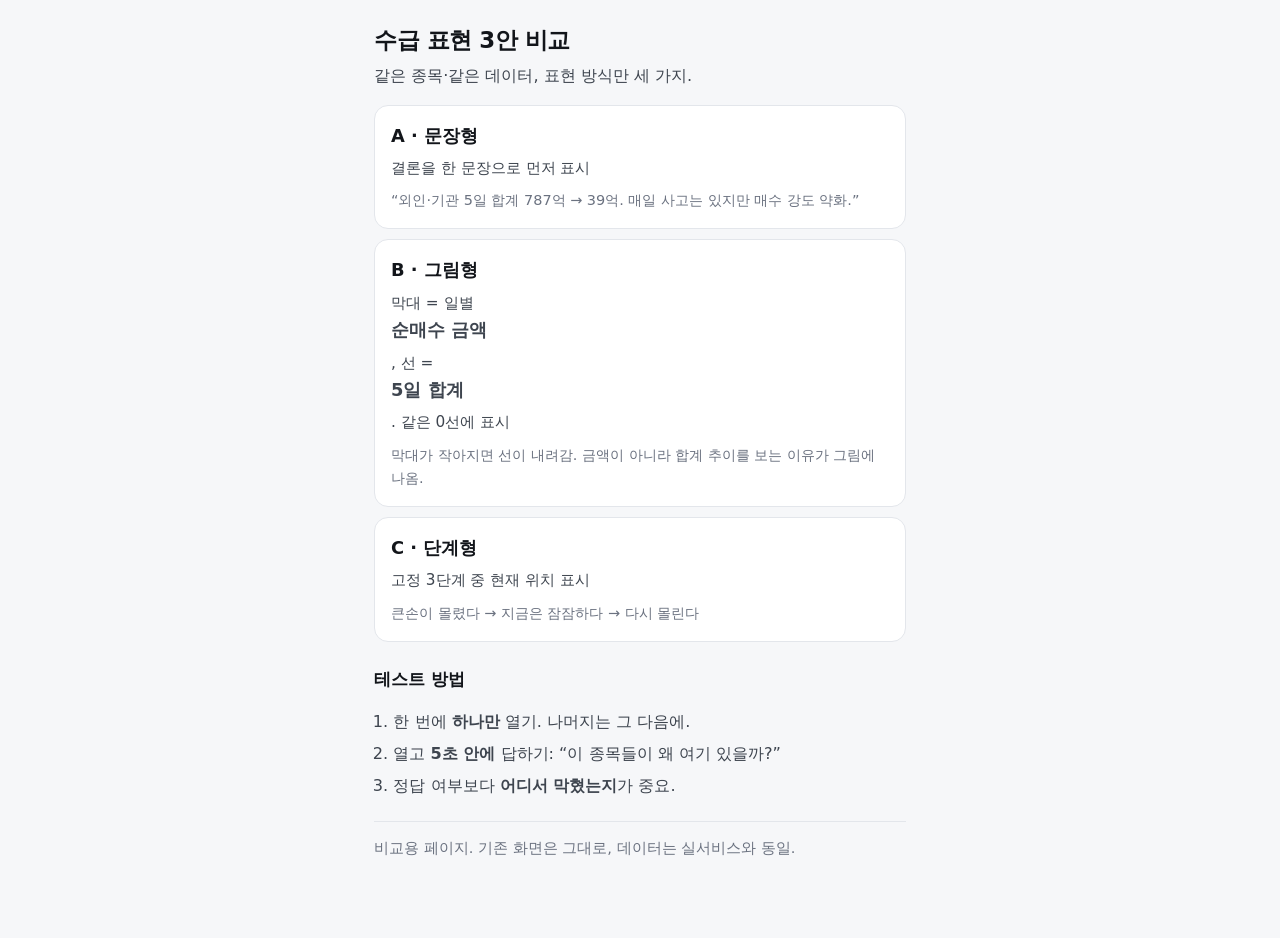
<file: frontend/next/ab/index.html>
<!doctype html>
<html lang="ko">
<head>
<meta charset="utf-8">
<meta name="viewport" content="width=device-width,initial-scale=1,viewport-fit=cover">
<title>수급 표현 3안 비교</title>
<link rel="stylesheet" href="ab.css">
<style>
  .opt{display:block;background:#fff;border:1px solid var(--line);border-radius:14px;
       padding:16px;margin-bottom:10px;text-decoration:none;color:inherit}
  .opt b{display:block;font-size:1.05rem;margin-bottom:4px}
  .opt span{font-size:.9rem;color:var(--ink2)}
  .opt em{display:block;margin-top:8px;font-size:.85rem;color:var(--ink3);font-style:normal}
  ol{padding-left:1.2em;font-size:.95rem;color:var(--ink2)} ol li{margin-bottom:6px}
  .note{font-size:.86rem;color:var(--ink3);border-top:1px solid var(--line);margin-top:22px;padding-top:14px}
</style>
</head>
<body>
<div class="wrap">
  <div class="top"><h1>수급 표현 3안 비교</h1></div>
  <p class="lead">같은 종목·같은 데이터, 표현 방식만 세 가지.</p>

  <a class="opt" href="a.html"><b>A · 문장형</b>
    <span>결론을 한 문장으로 먼저 표시</span>
    <em>“외인·기관 5일 합계 787억 → 39억. 매일 사고는 있지만 매수 강도 약화.”</em></a>

  <a class="opt" href="b.html"><b>B · 그림형</b>
    <span>막대 = 일별 <b>순매수 금액</b>, 선 = <b>5일 합계</b>. 같은 0선에 표시</span>
    <em>막대가 작아지면 선이 내려감. 금액이 아니라 합계 추이를 보는 이유가 그림에 나옴.</em></a>

  <a class="opt" href="c.html"><b>C · 단계형</b>
    <span>고정 3단계 중 현재 위치 표시</span>
    <em>큰손이 몰렸다 → 지금은 잠잠하다 → 다시 몰린다</em></a>

  <h3 style="font-size:1rem;margin:24px 0 8px">테스트 방법</h3>
  <ol>
    <li>한 번에 <b>하나만</b> 열기. 나머지는 그 다음에.</li>
    <li>열고 <b>5초 안에</b> 답하기: “이 종목들이 왜 여기 있을까?”</li>
    <li>정답 여부보다 <b>어디서 막혔는지</b>가 중요.</li>
  </ol>

  <p class="note">비교용 페이지. 기존 화면은 그대로, 데이터는 실서비스와 동일.</p>
</div>
</body>
</html>
</file>
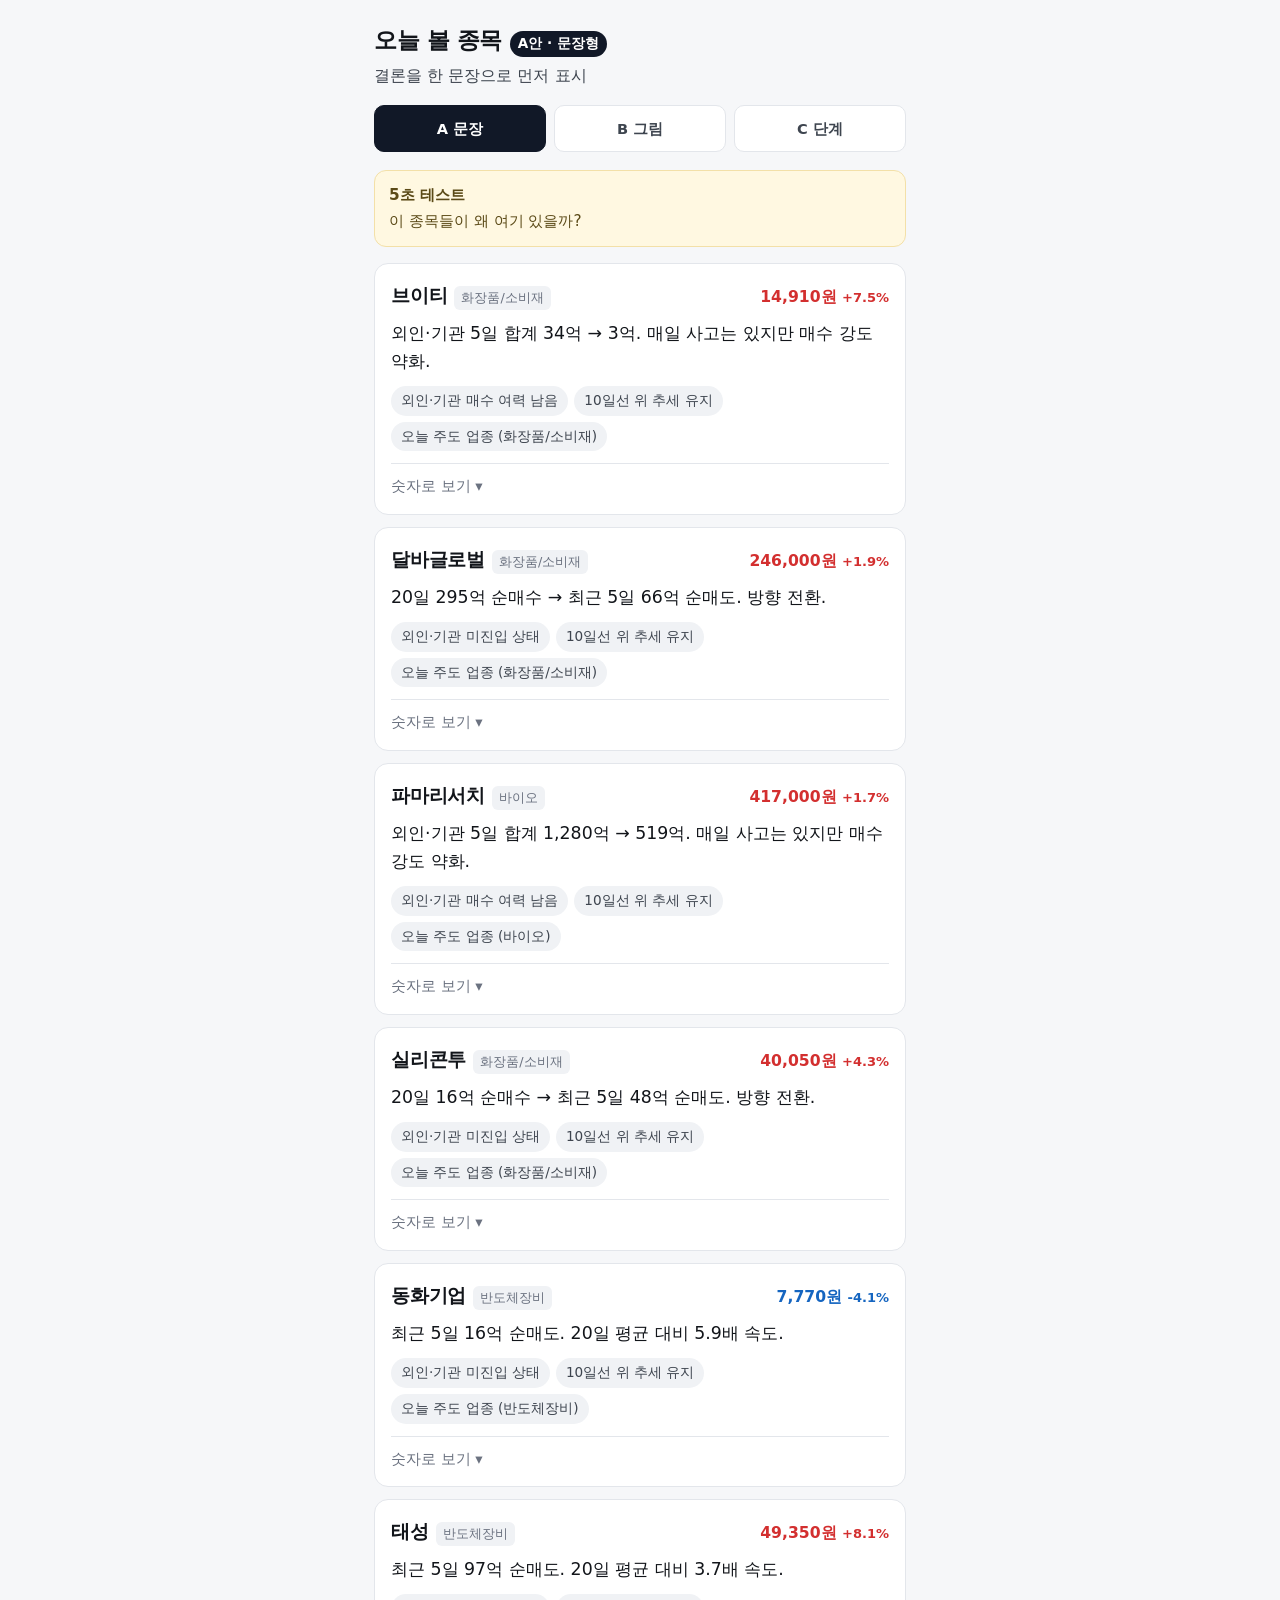
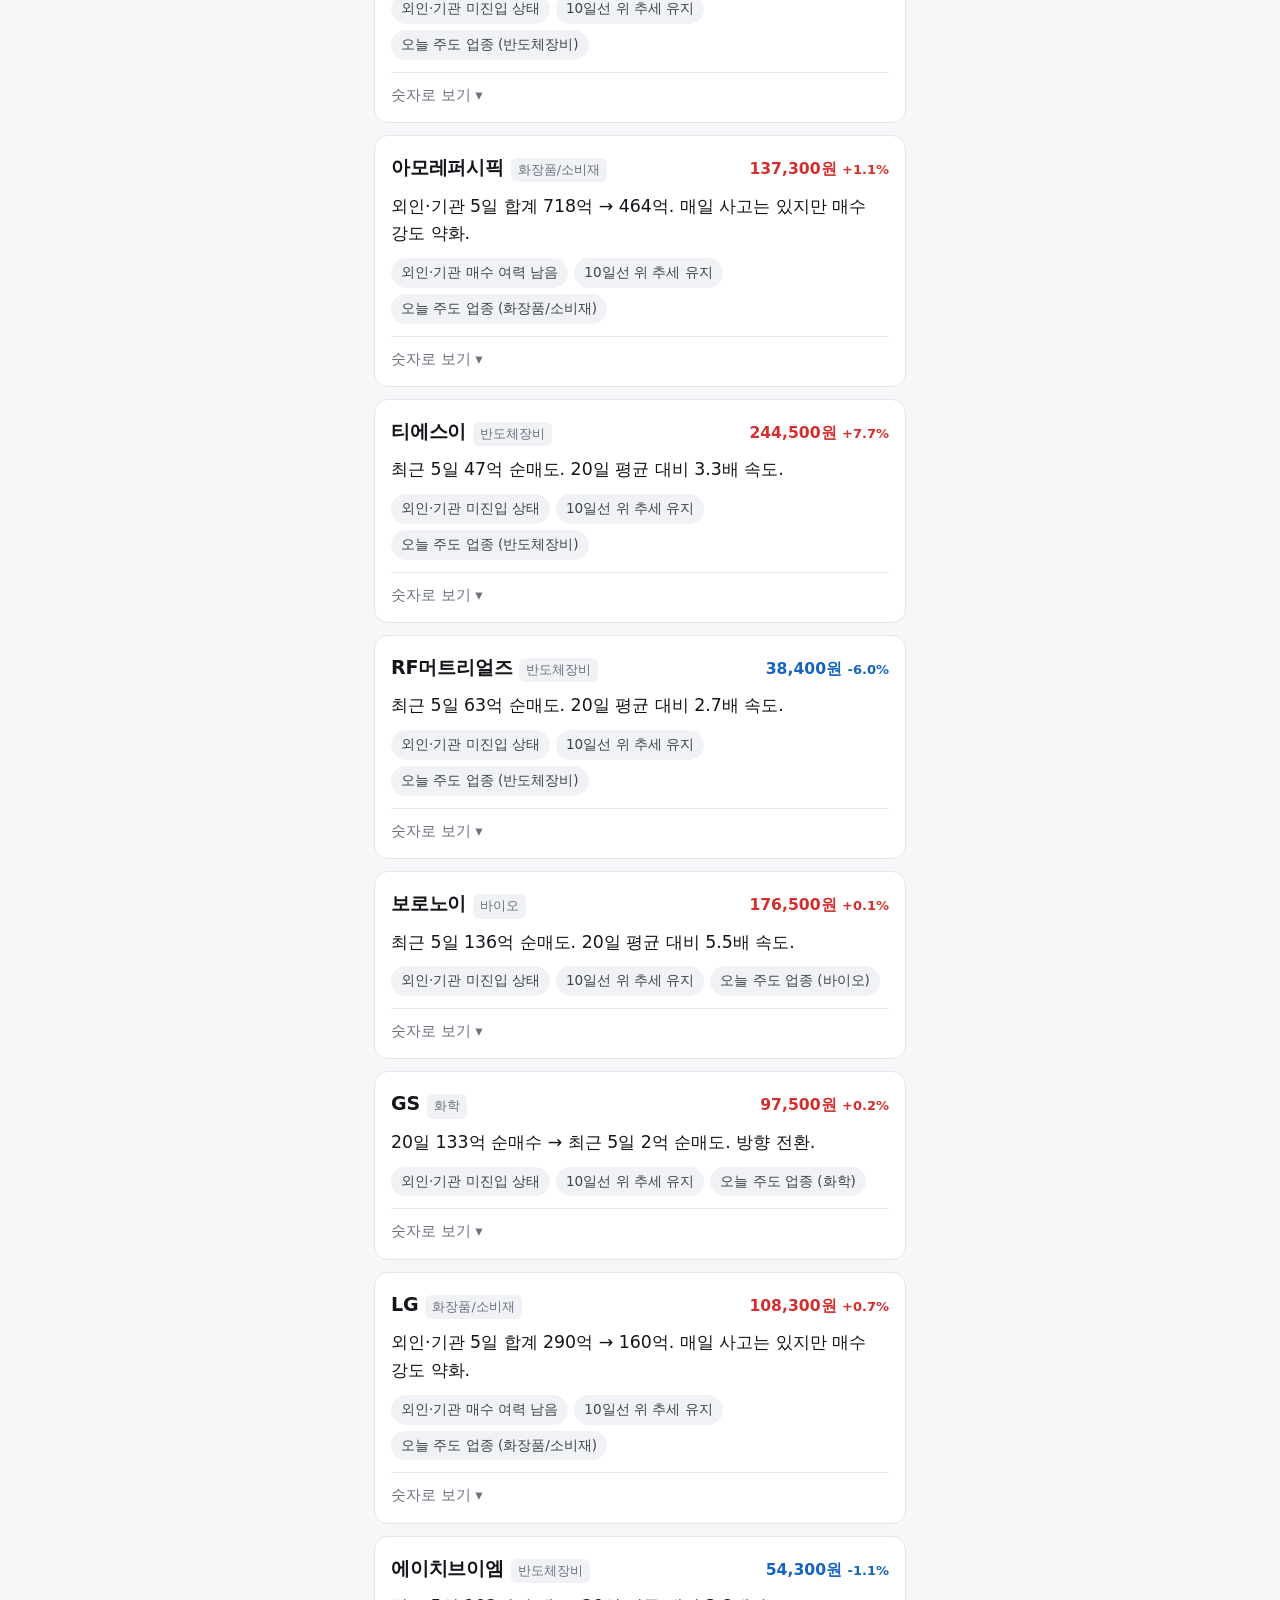
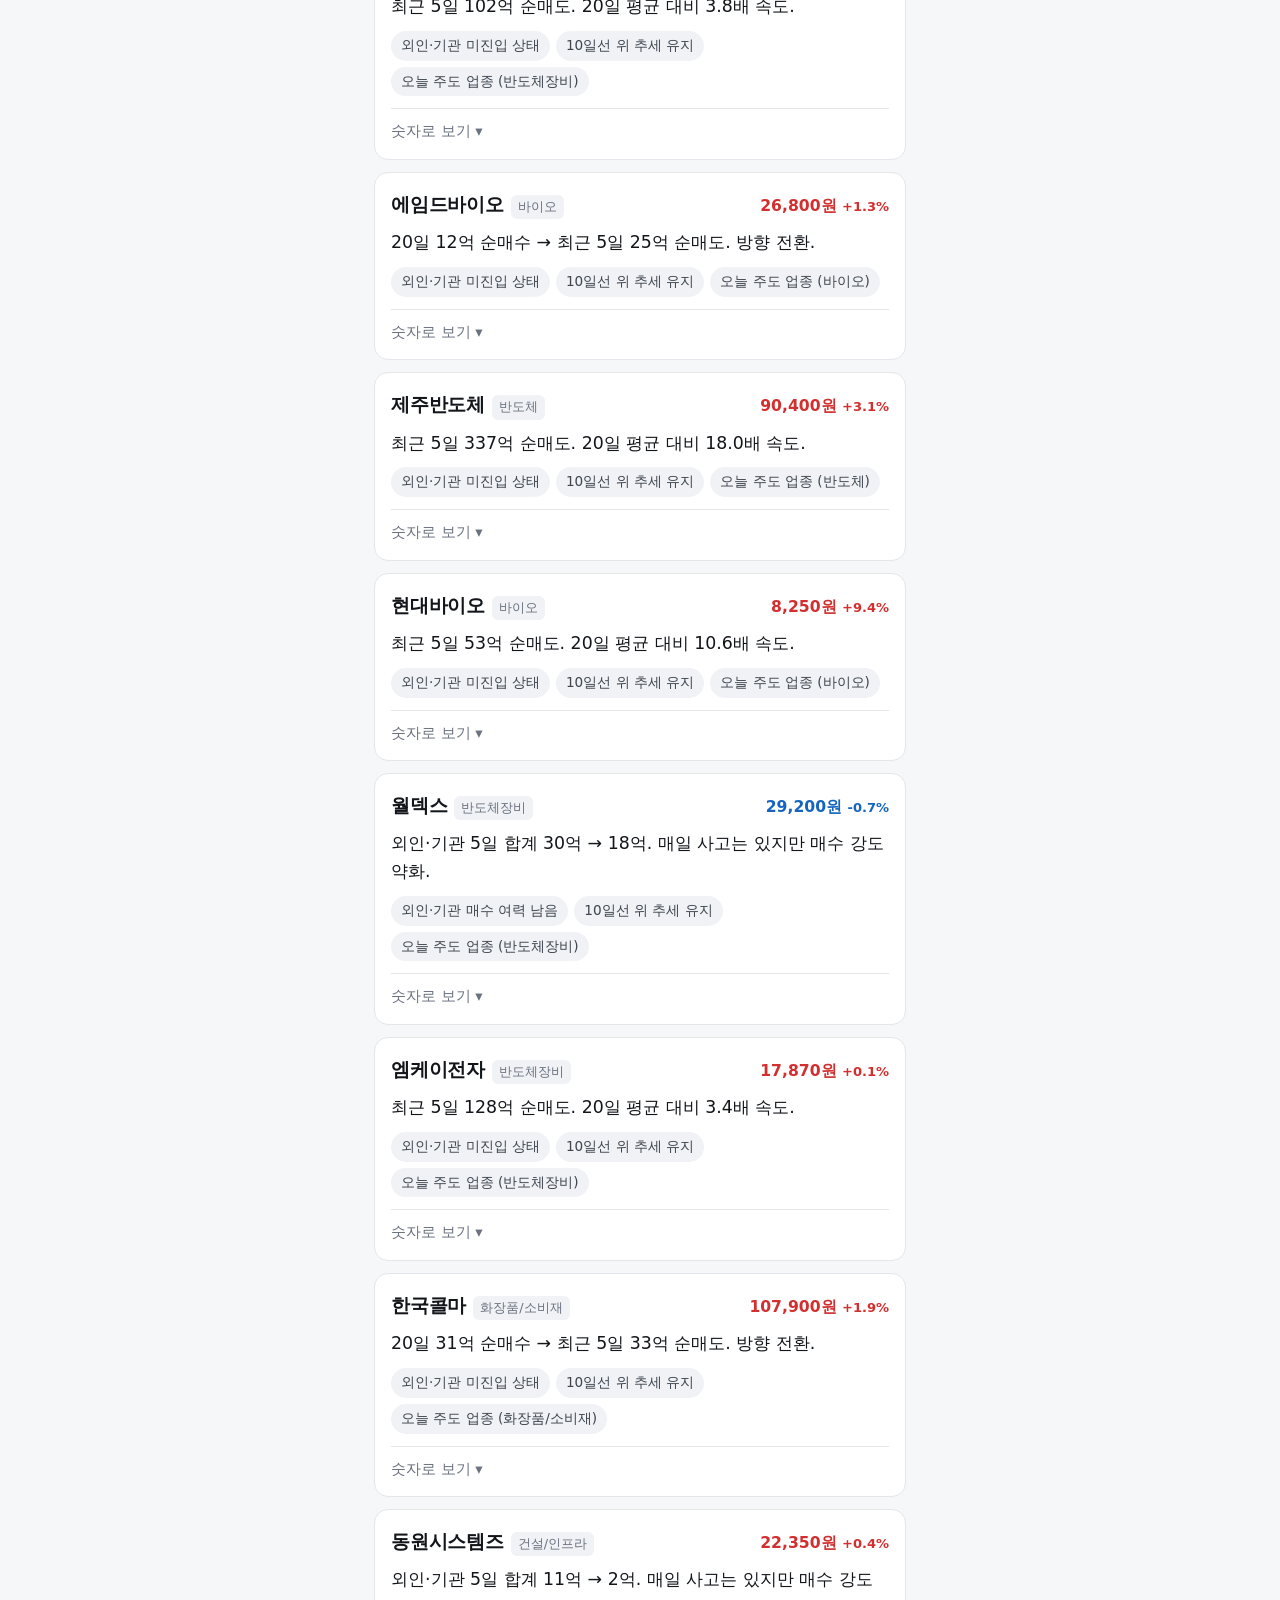
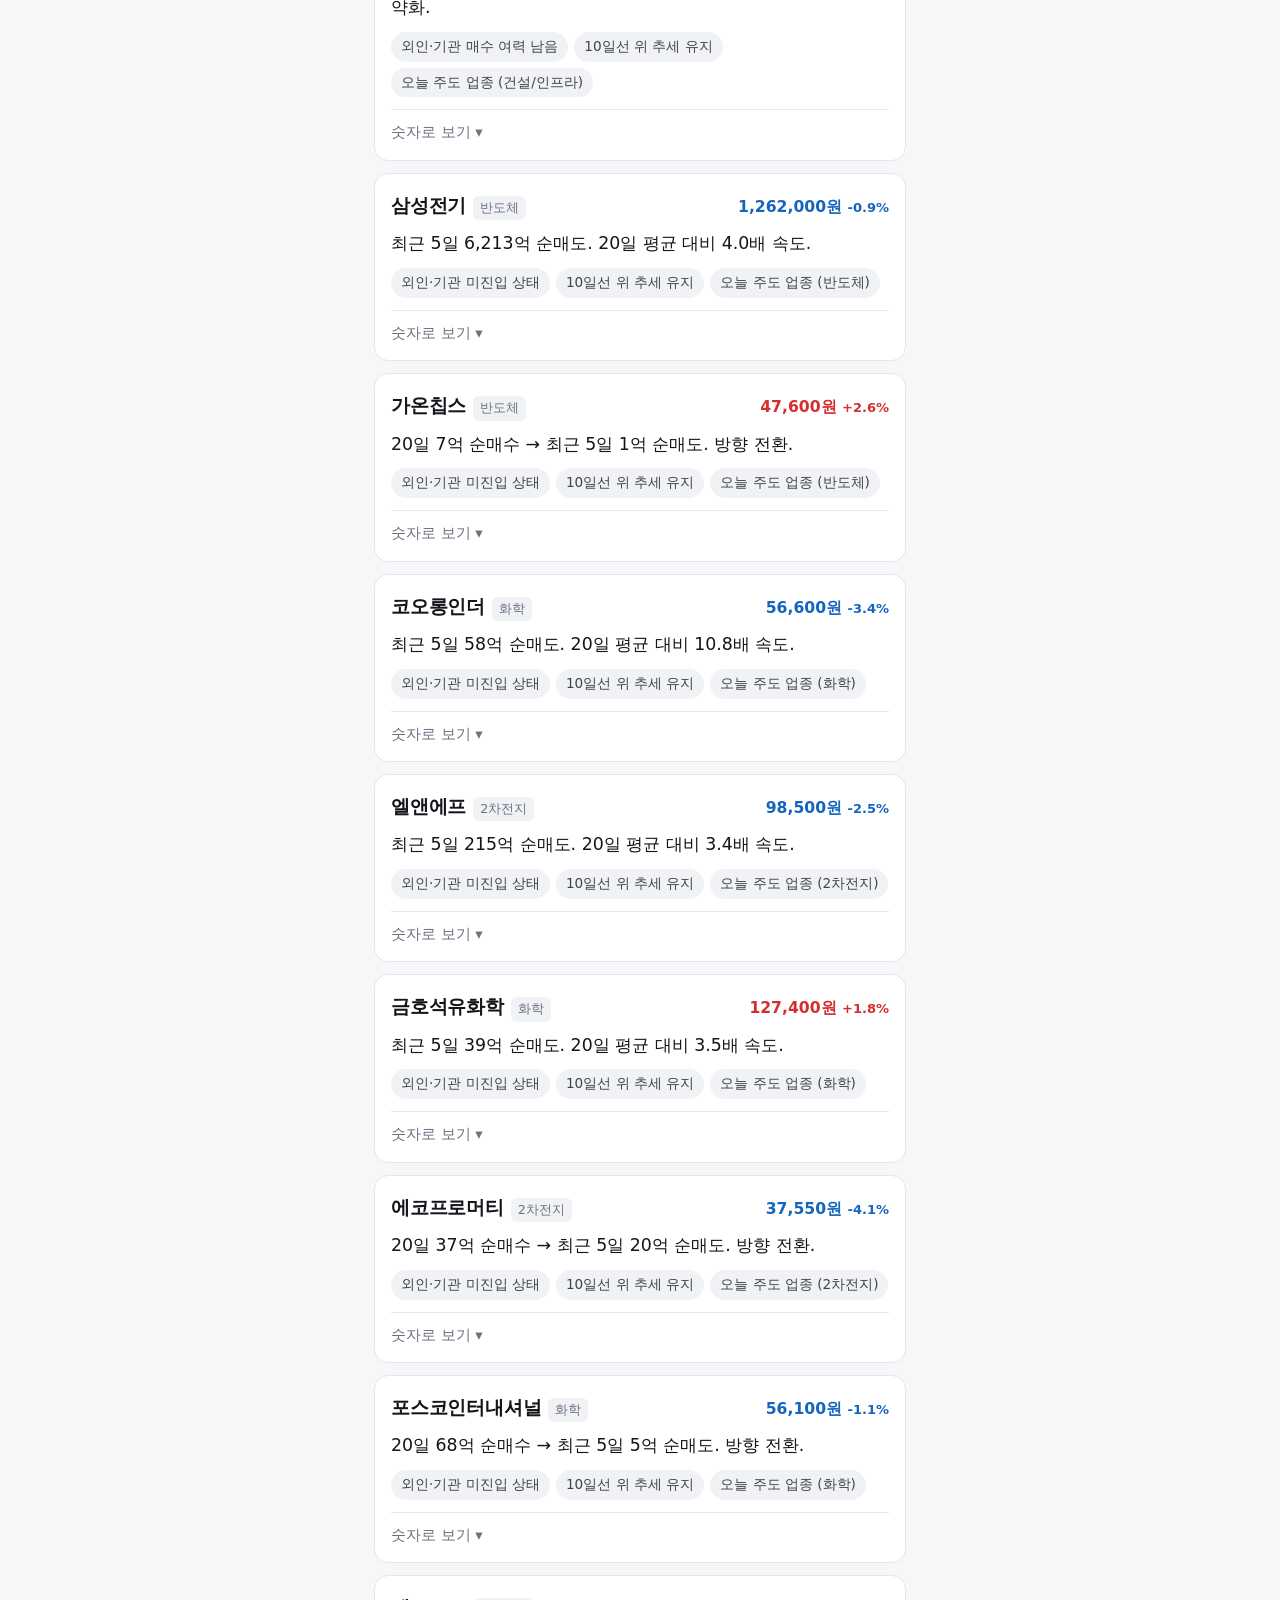
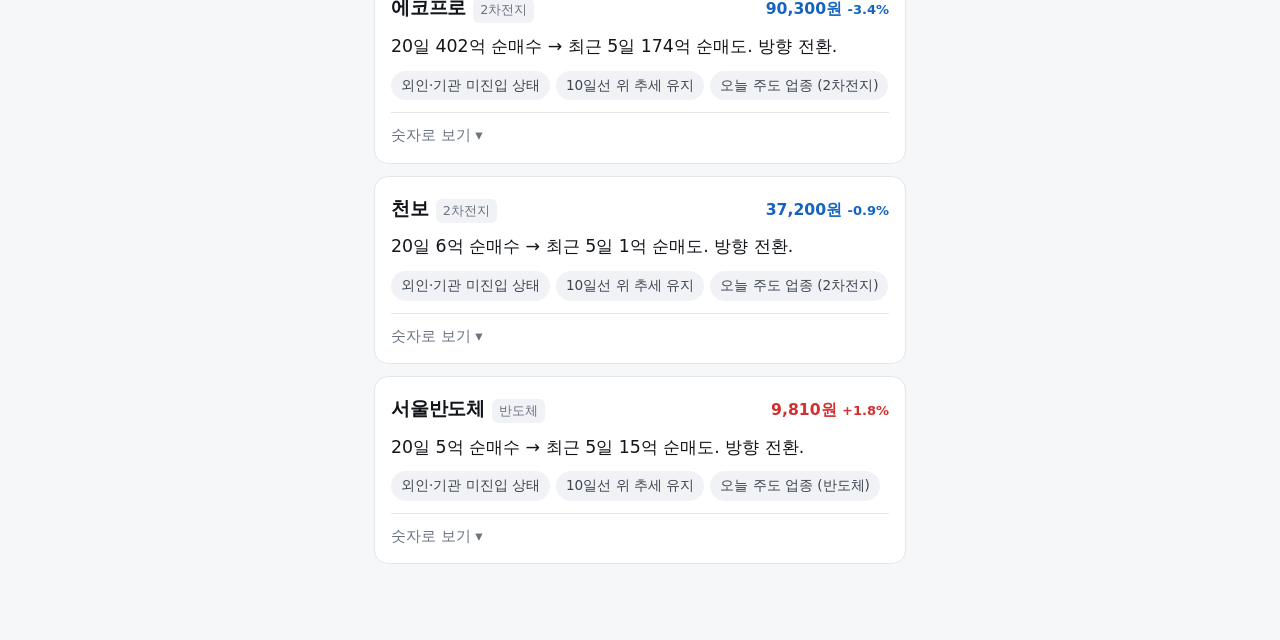
<file: frontend/next/ab/a.html>
<!doctype html>
<html lang="ko">
<head>
<meta charset="utf-8">
<meta name="viewport" content="width=device-width,initial-scale=1,viewport-fit=cover">
<title>A안 · 문장형 · 오늘 볼 종목</title>
<link rel="stylesheet" href="ab.css">
</head>
<body>
<div class="wrap">
  <div class="top"><h1>오늘 볼 종목</h1><span class="v">A안 · 문장형</span></div>
  <p class="lead">결론을 한 문장으로 먼저 표시</p>
  <nav class="nav">
    <a href="a.html" class="on">A 문장</a>
    <a href="b.html">B 그림</a>
    <a href="c.html">C 단계</a>
  </nav>
  <div class="ask"><b>5초 테스트</b>이 종목들이 왜 여기 있을까?</div>
  <div id="list"><div class="err">불러오는 중…</div></div>
</div>
<script src="../js/supply.js"></script>
<script src="render.js"></script>
<script>AB.boot('a');</script>
</body>
</html>
</file>
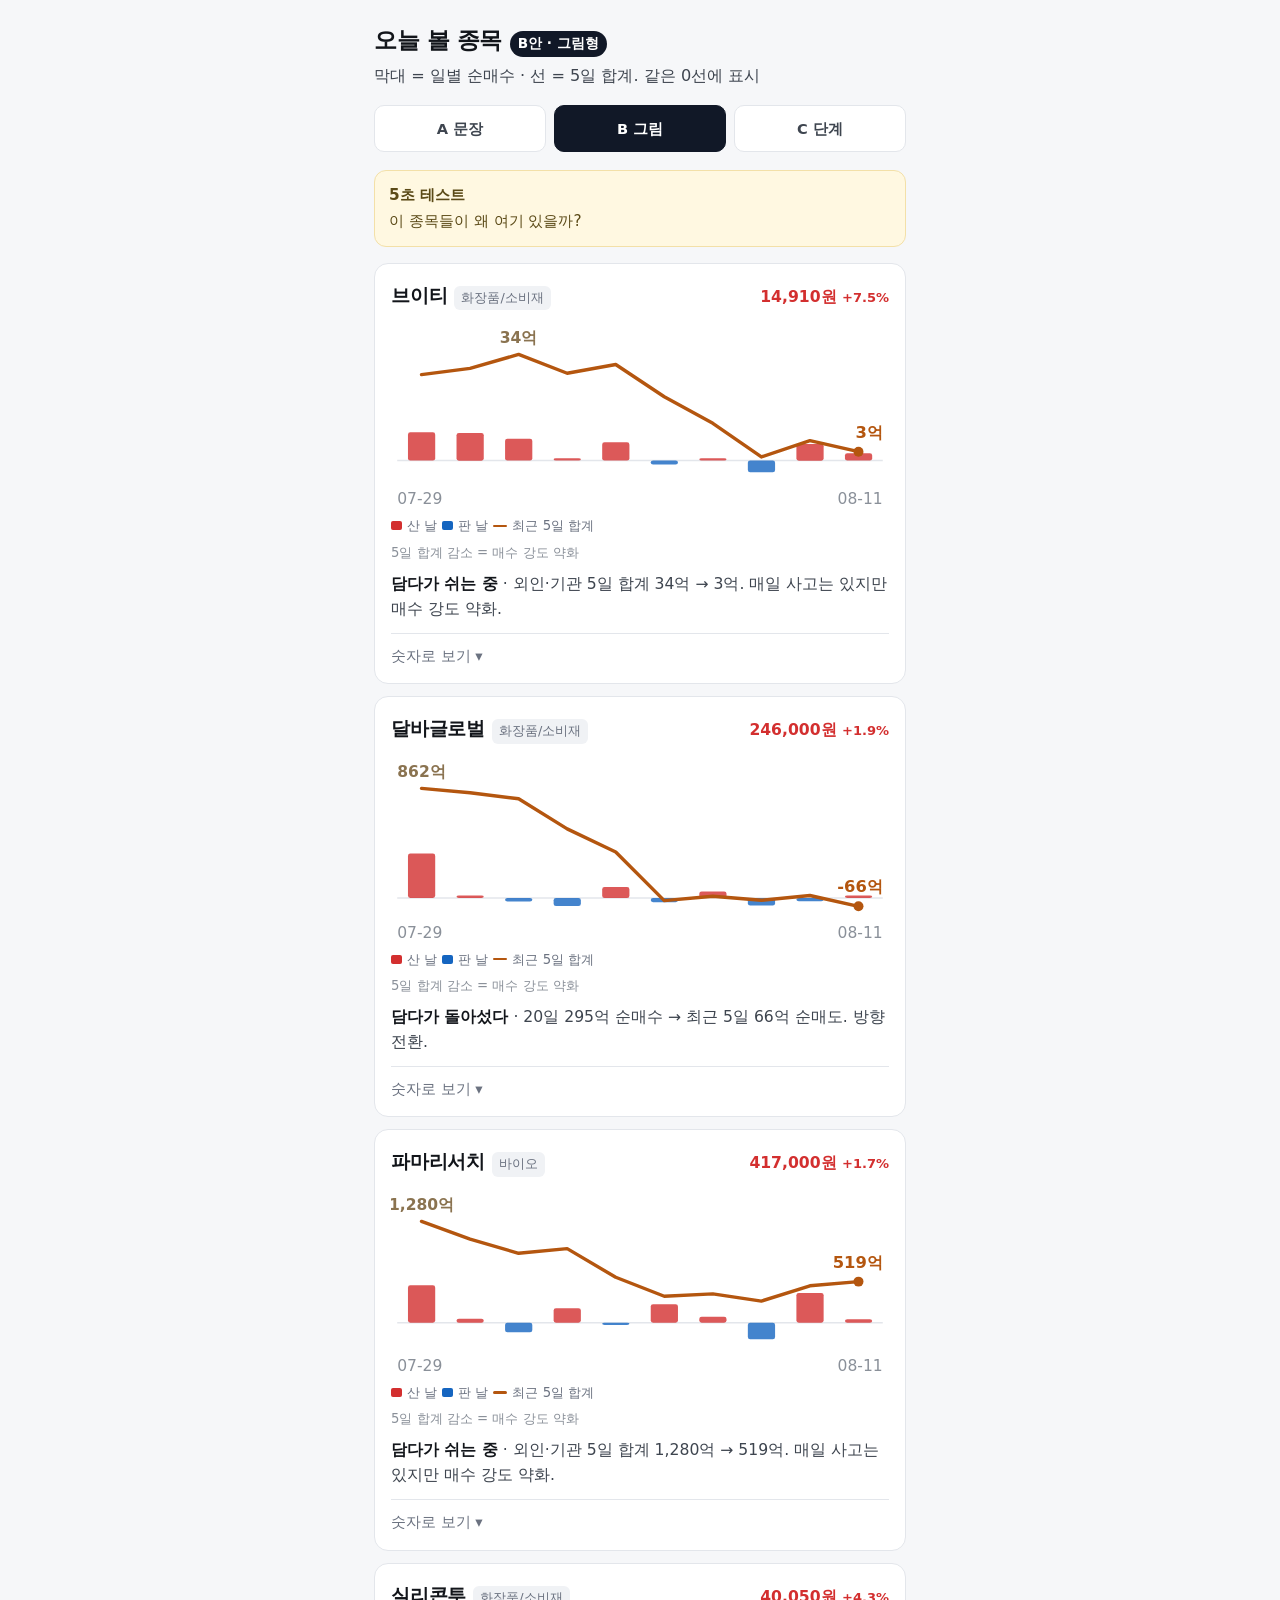
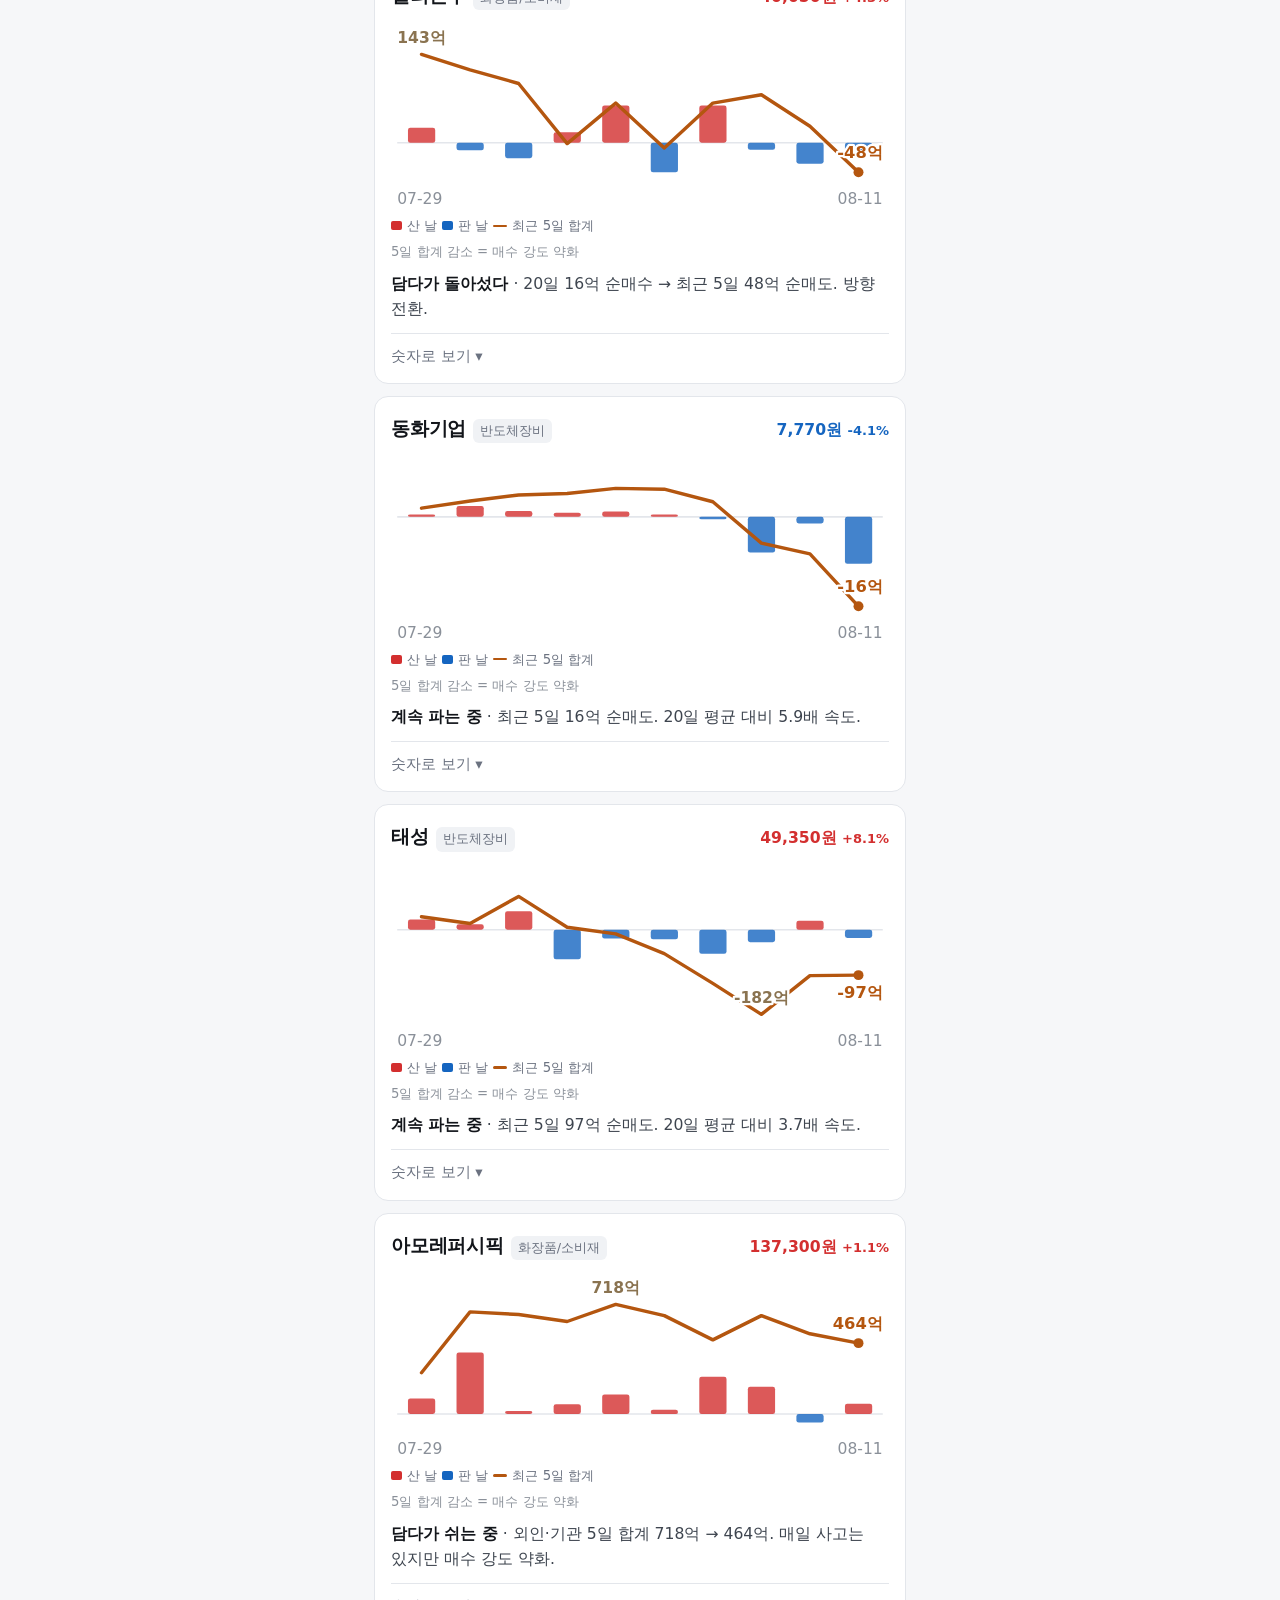
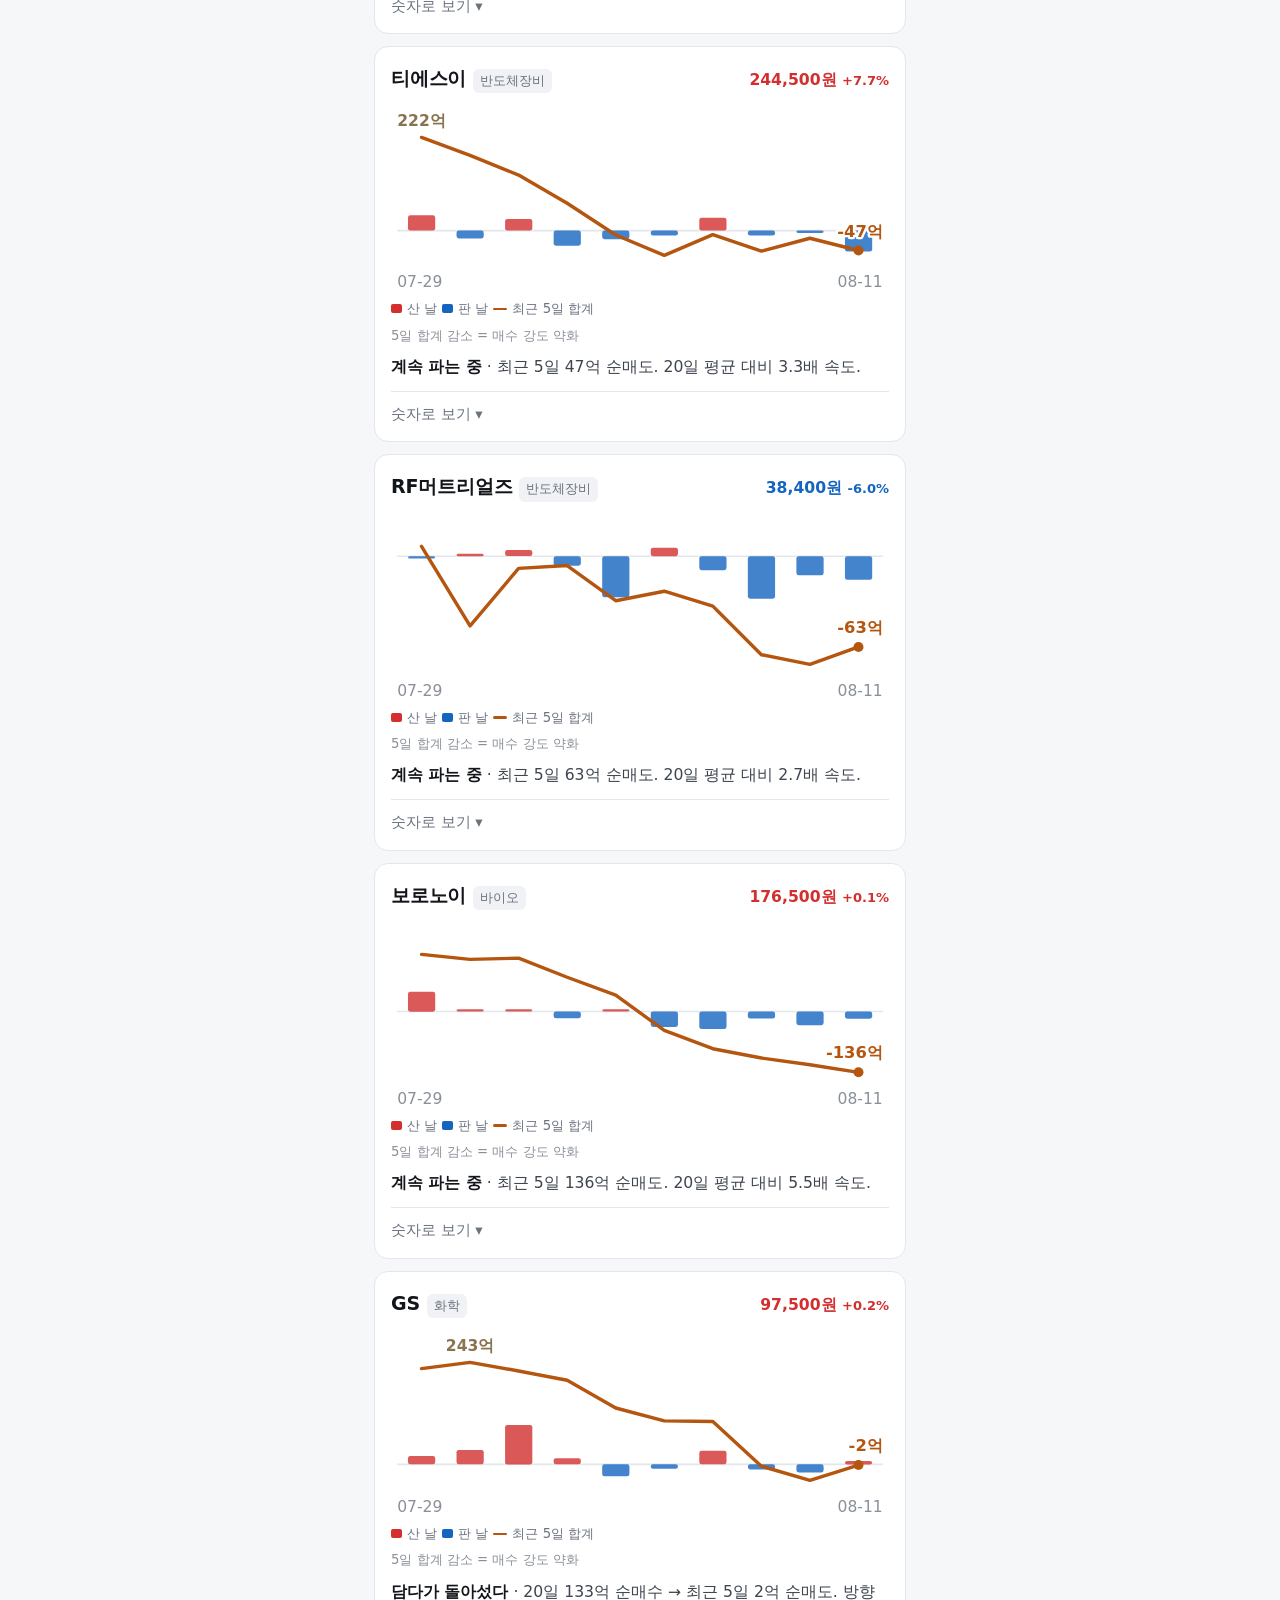
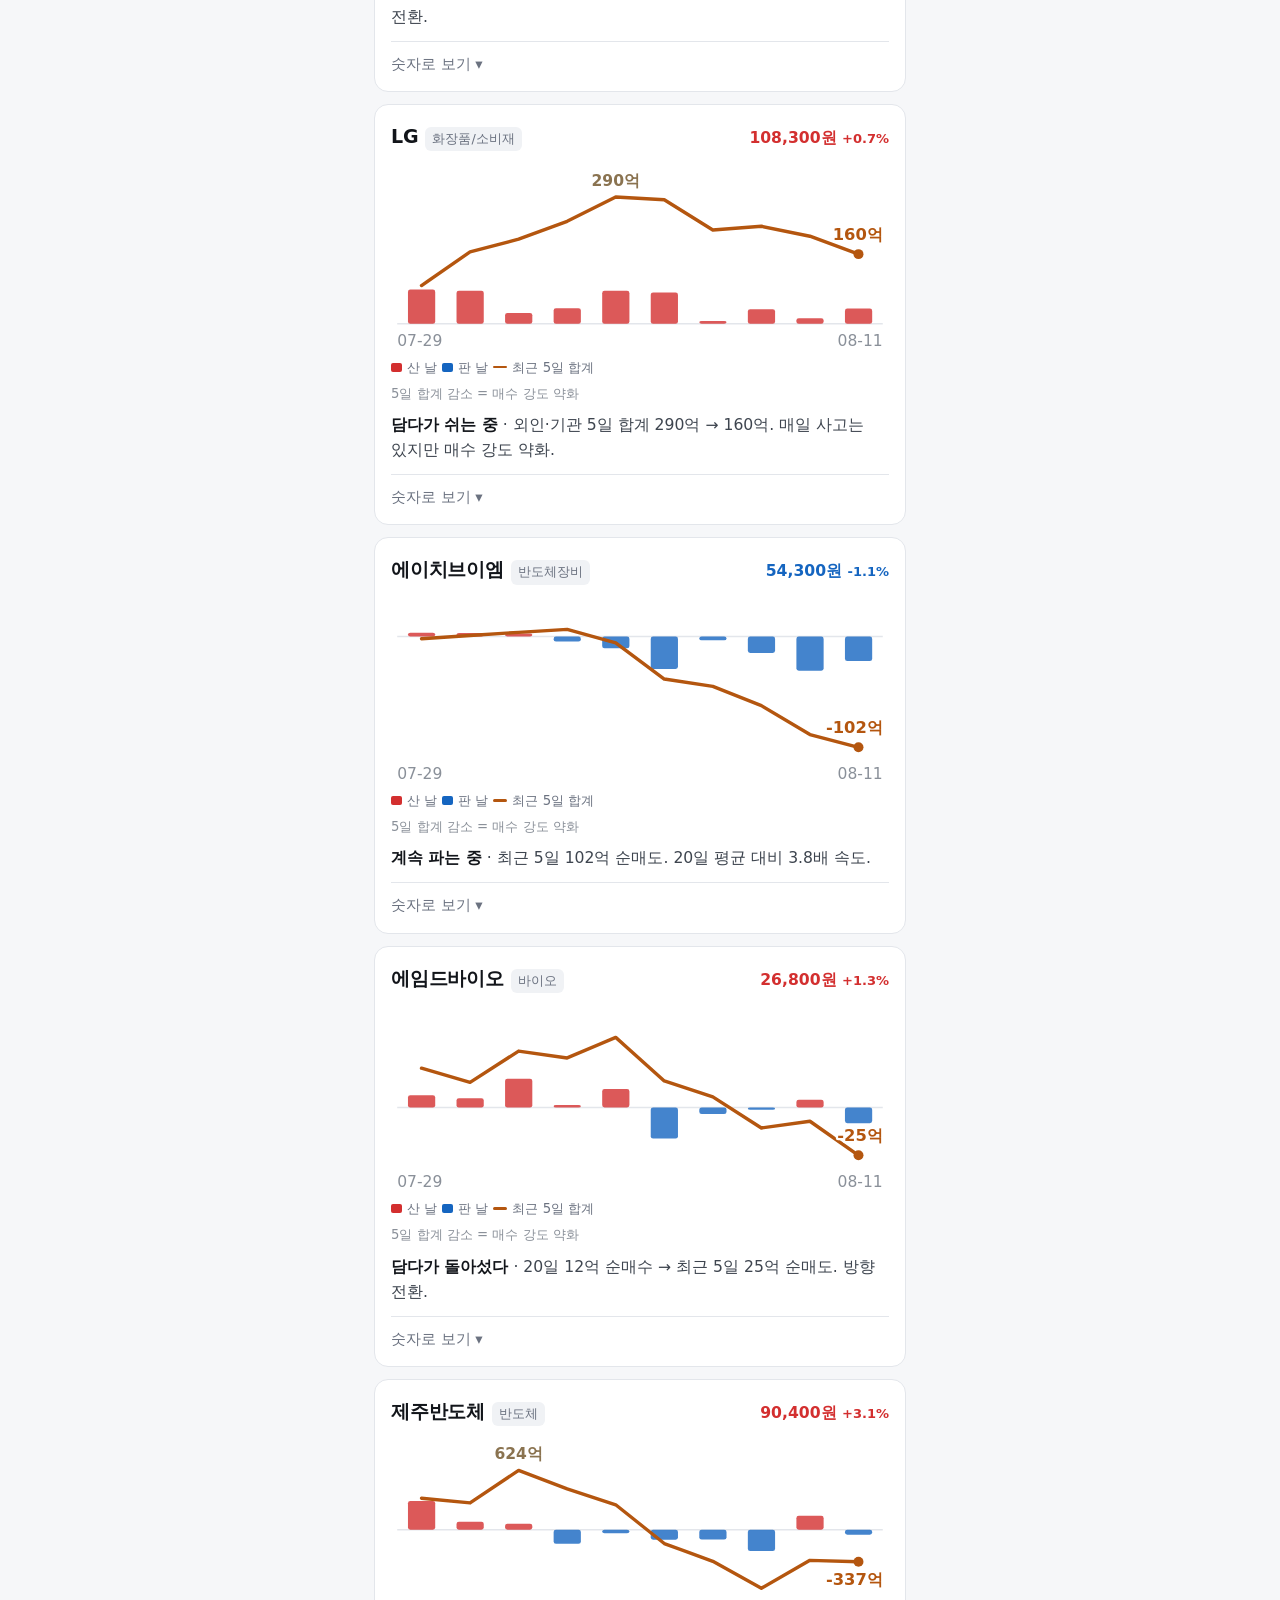
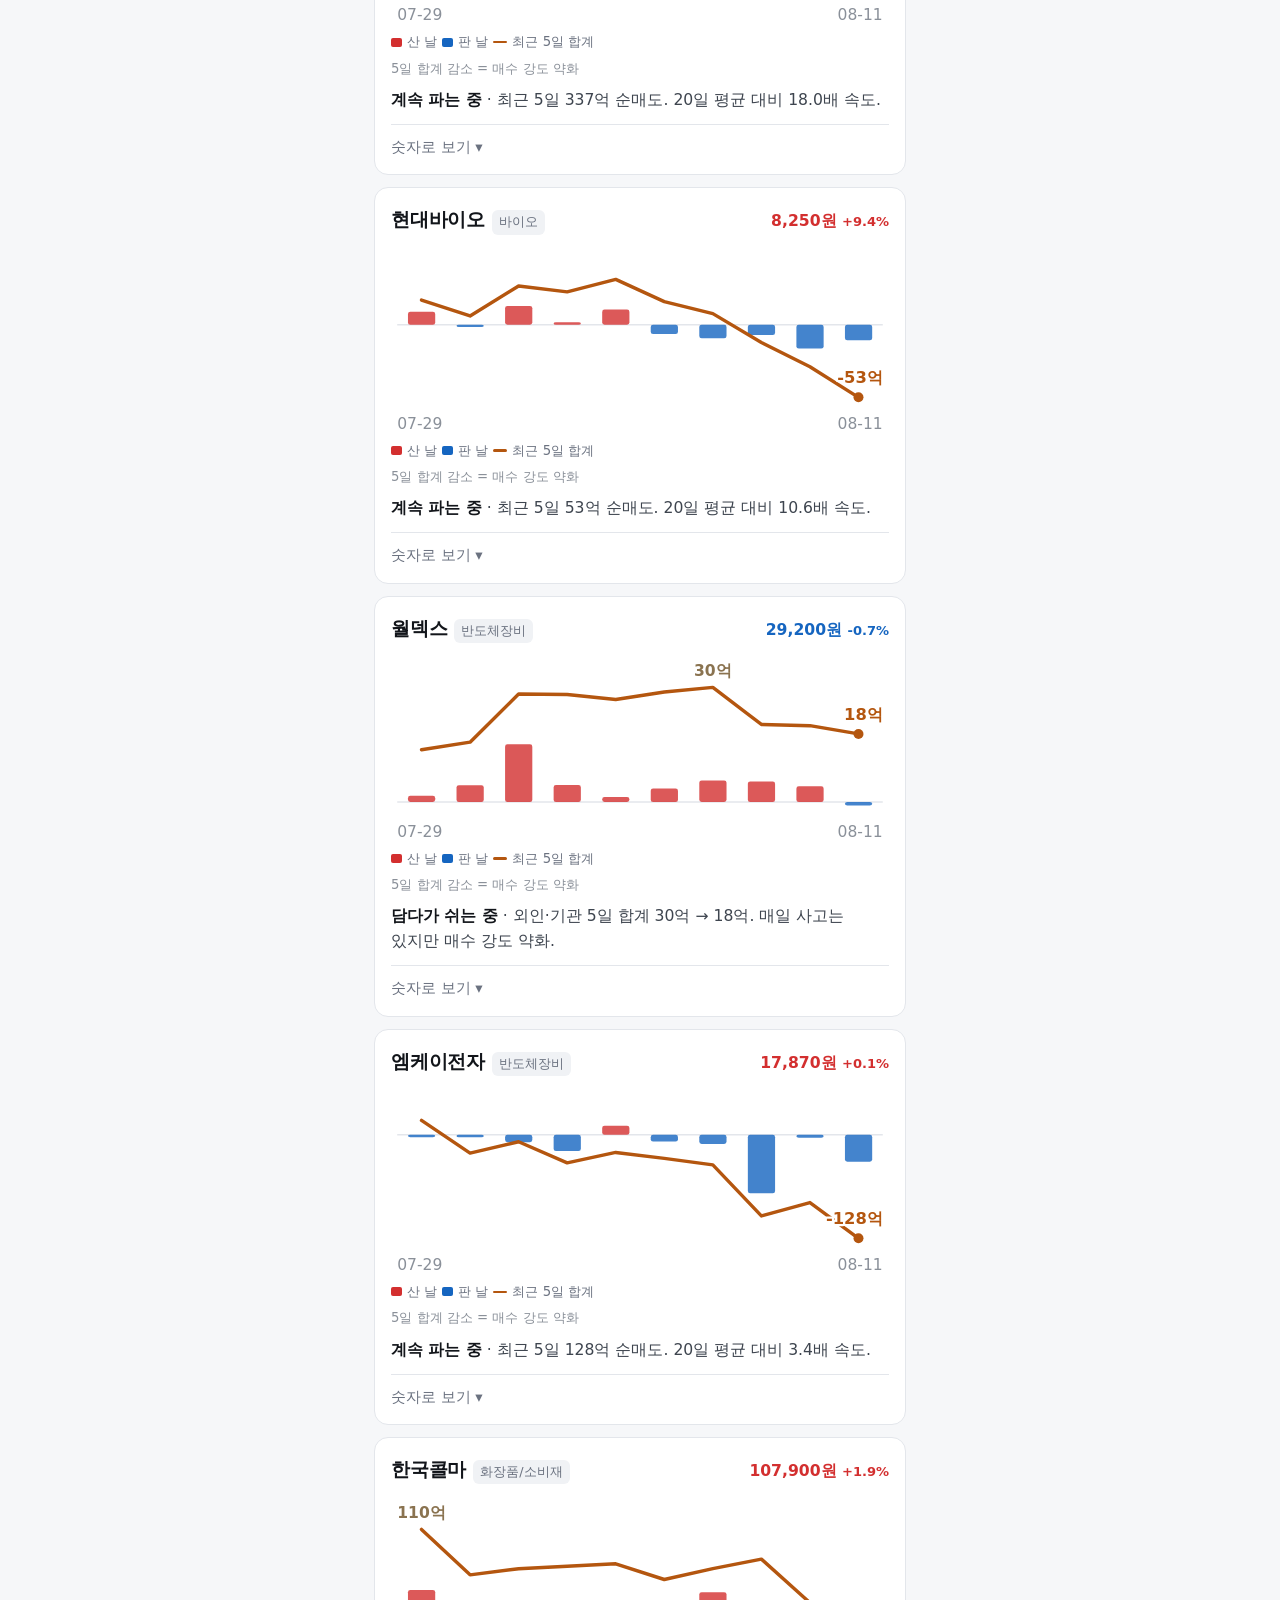
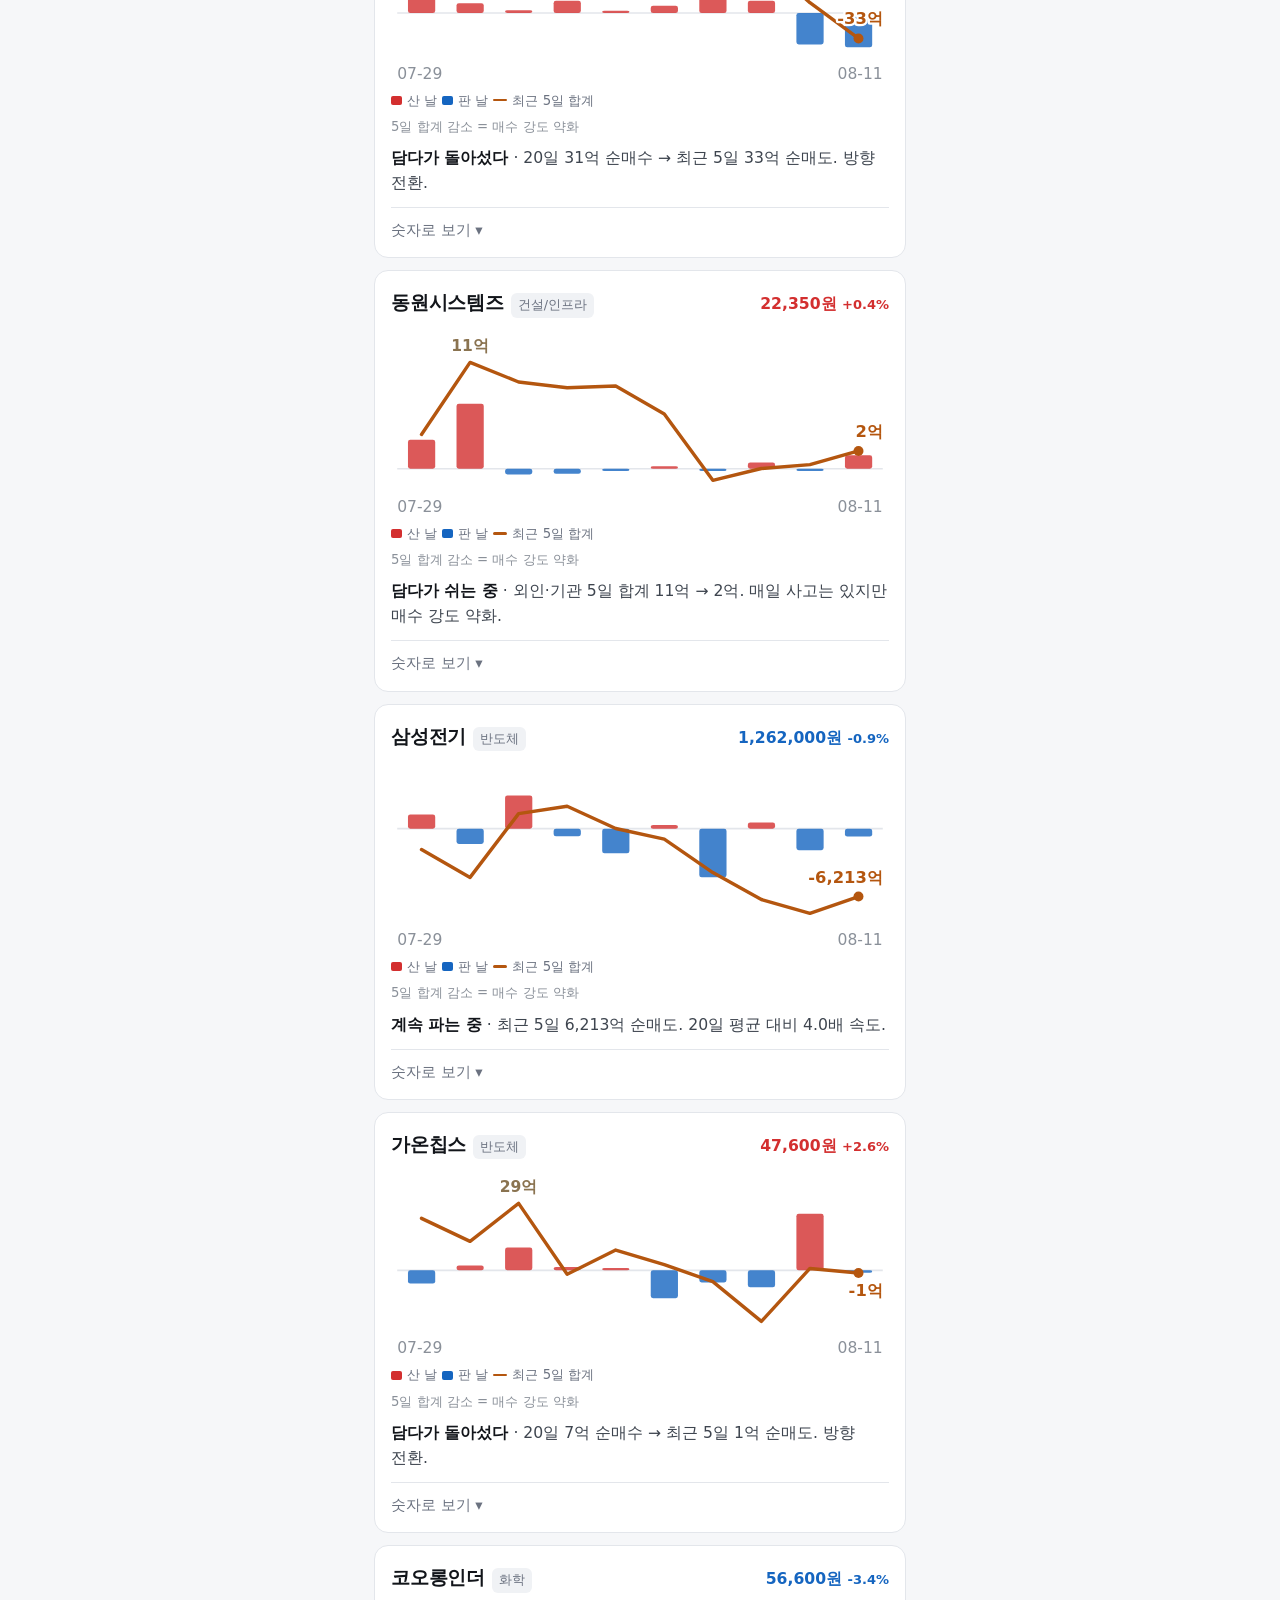
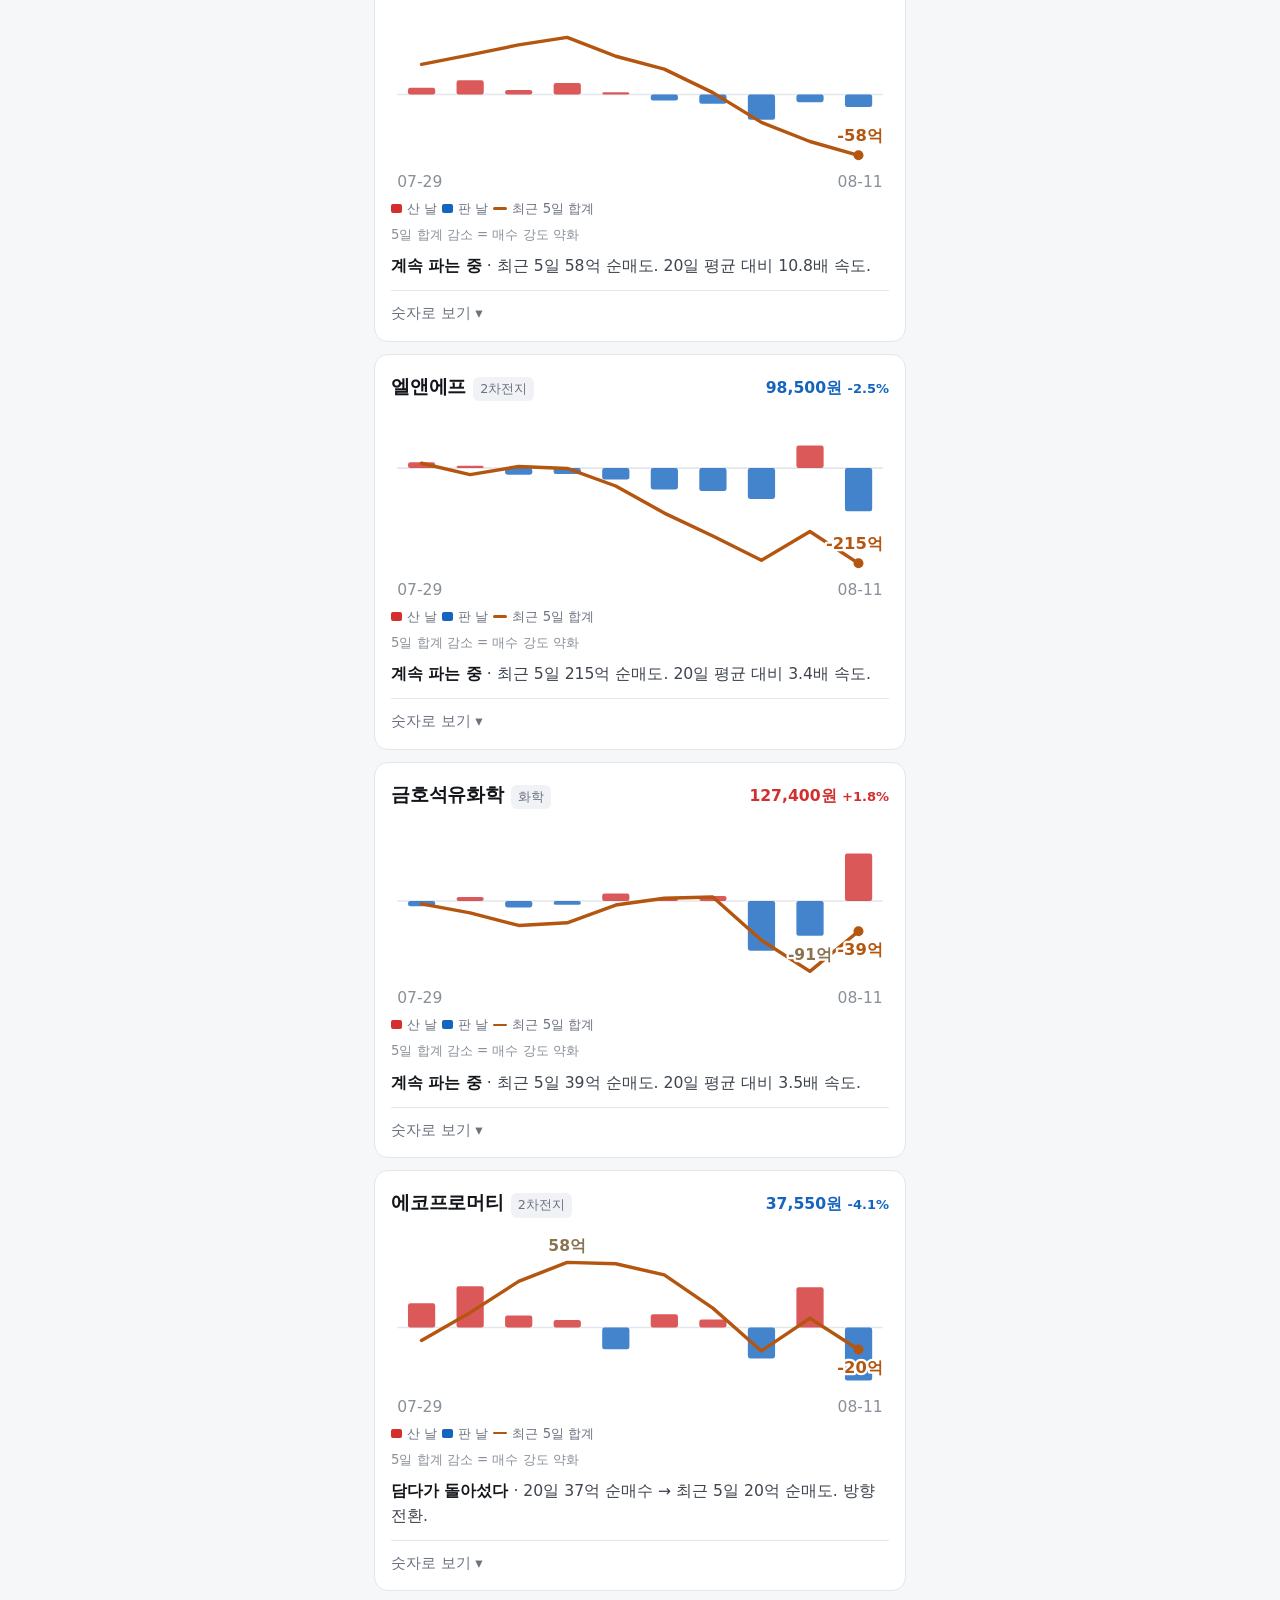
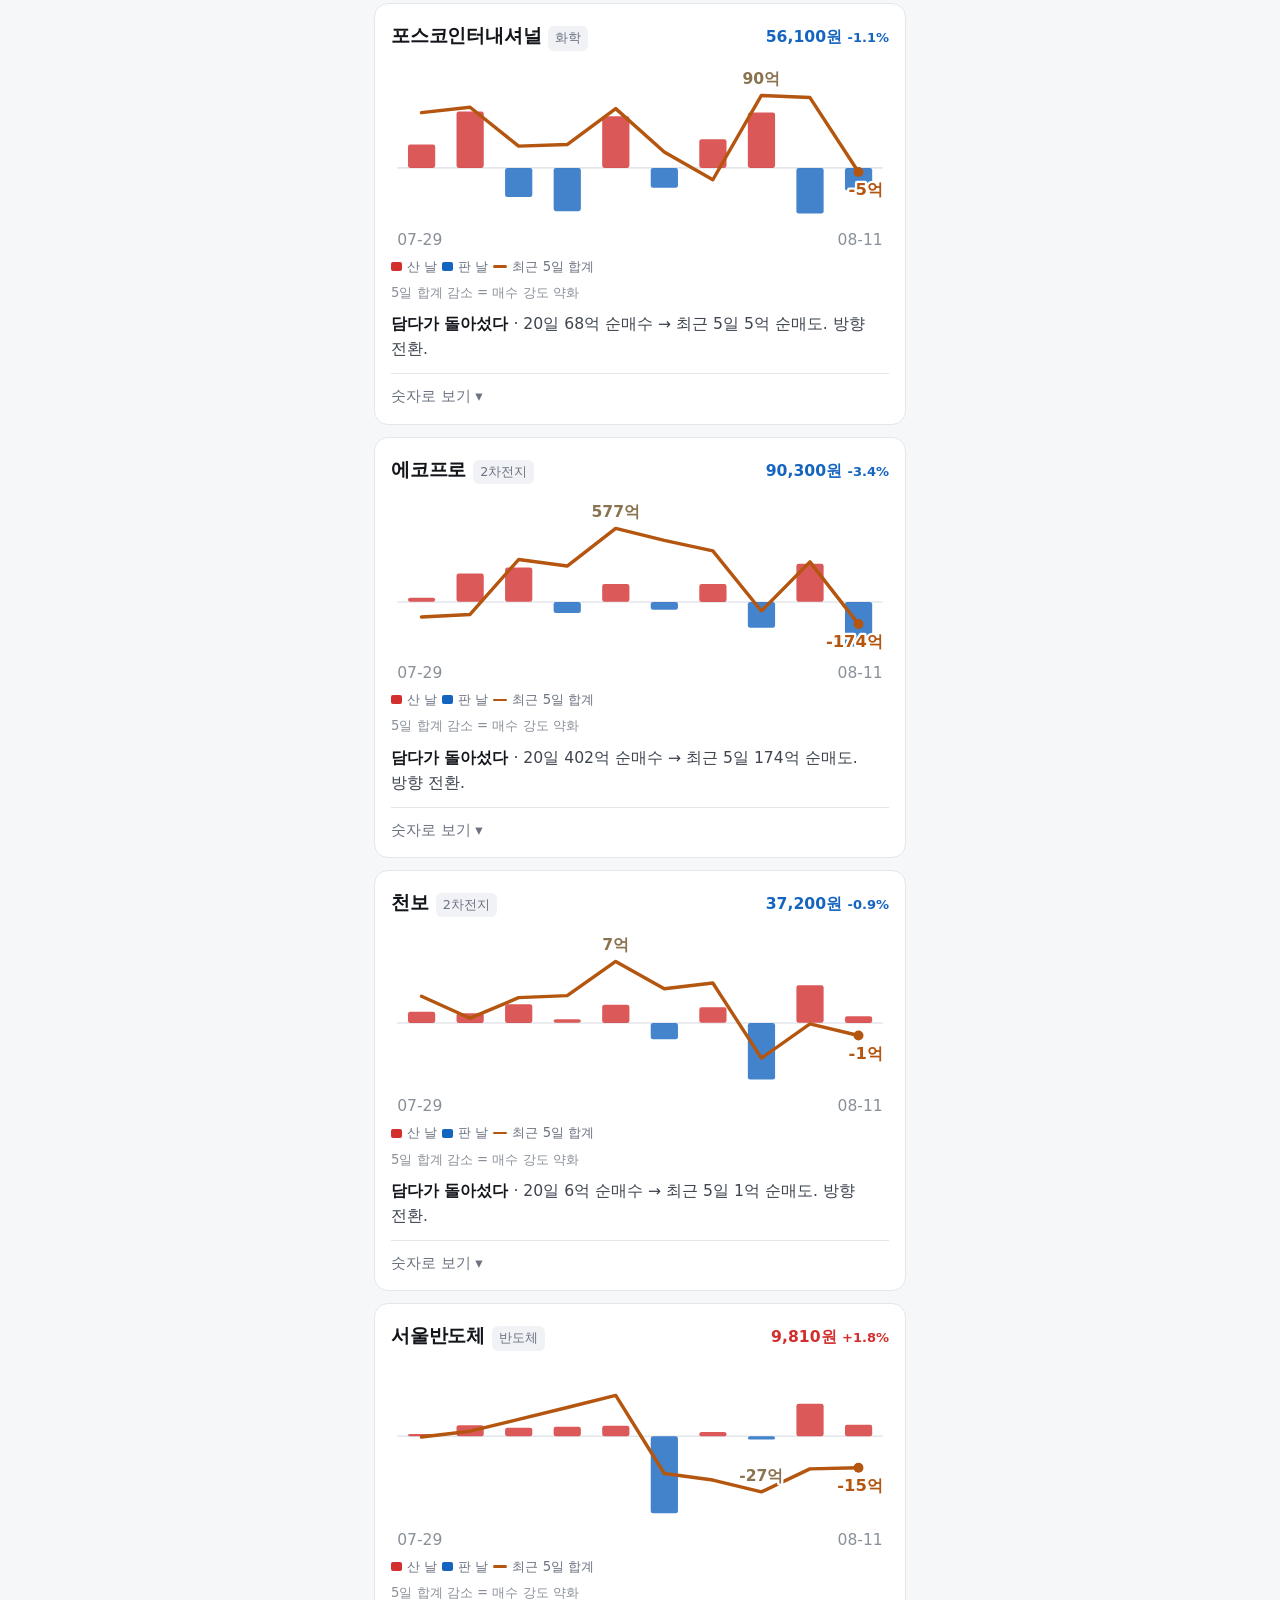
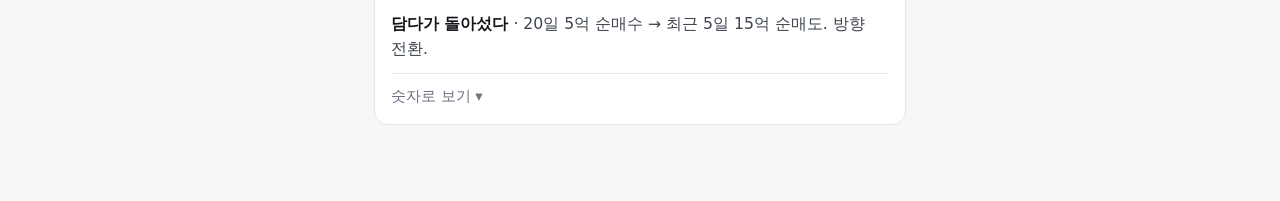
<file: frontend/next/ab/b.html>
<!doctype html>
<html lang="ko">
<head>
<meta charset="utf-8">
<meta name="viewport" content="width=device-width,initial-scale=1,viewport-fit=cover">
<title>B안 · 그림형 · 오늘 볼 종목</title>
<link rel="stylesheet" href="ab.css">
</head>
<body>
<div class="wrap">
  <div class="top"><h1>오늘 볼 종목</h1><span class="v">B안 · 그림형</span></div>
  <p class="lead">막대 = 일별 순매수 · 선 = 5일 합계. 같은 0선에 표시</p>
  <nav class="nav">
    <a href="a.html">A 문장</a>
    <a href="b.html" class="on">B 그림</a>
    <a href="c.html">C 단계</a>
  </nav>
  <div class="ask"><b>5초 테스트</b>이 종목들이 왜 여기 있을까?</div>
  <div id="list"><div class="err">불러오는 중…</div></div>
</div>
<script src="../js/supply.js"></script>
<script src="render.js"></script>
<script>AB.boot('b');</script>
</body>
</html>
</file>
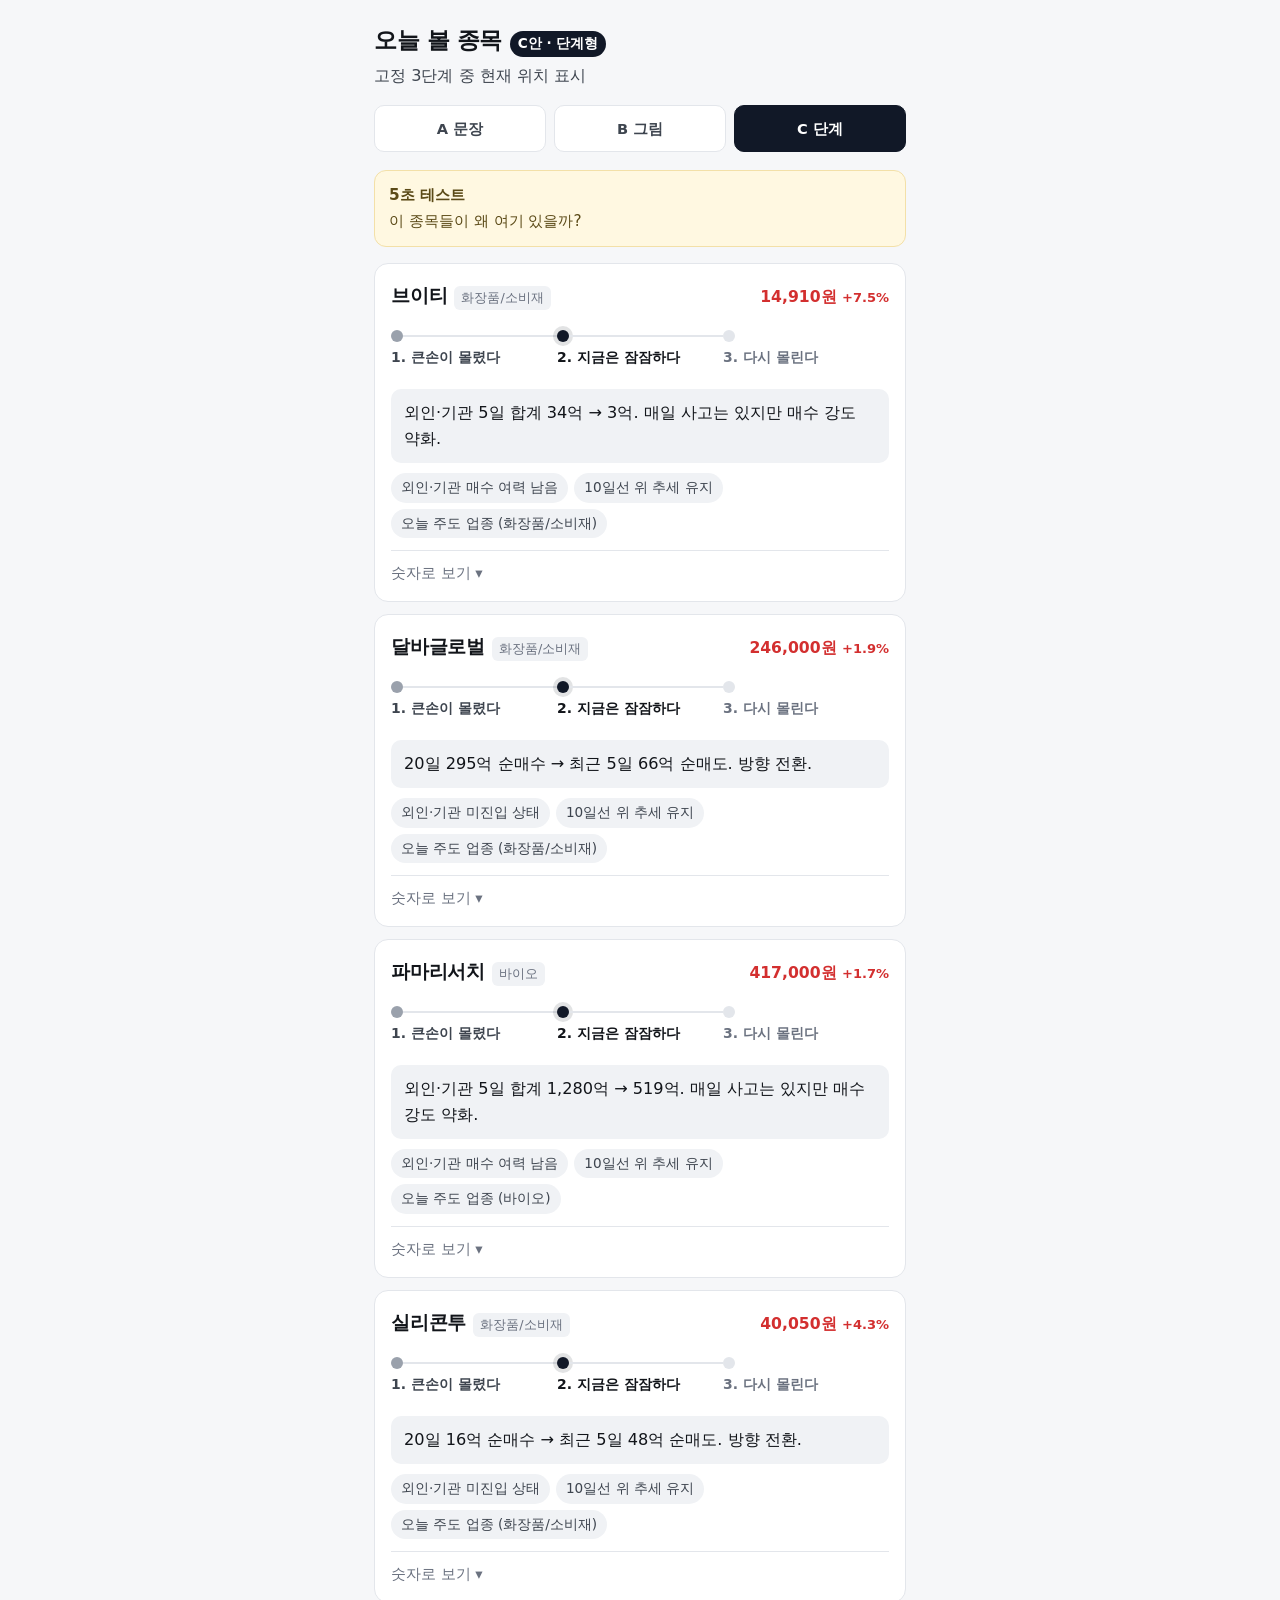
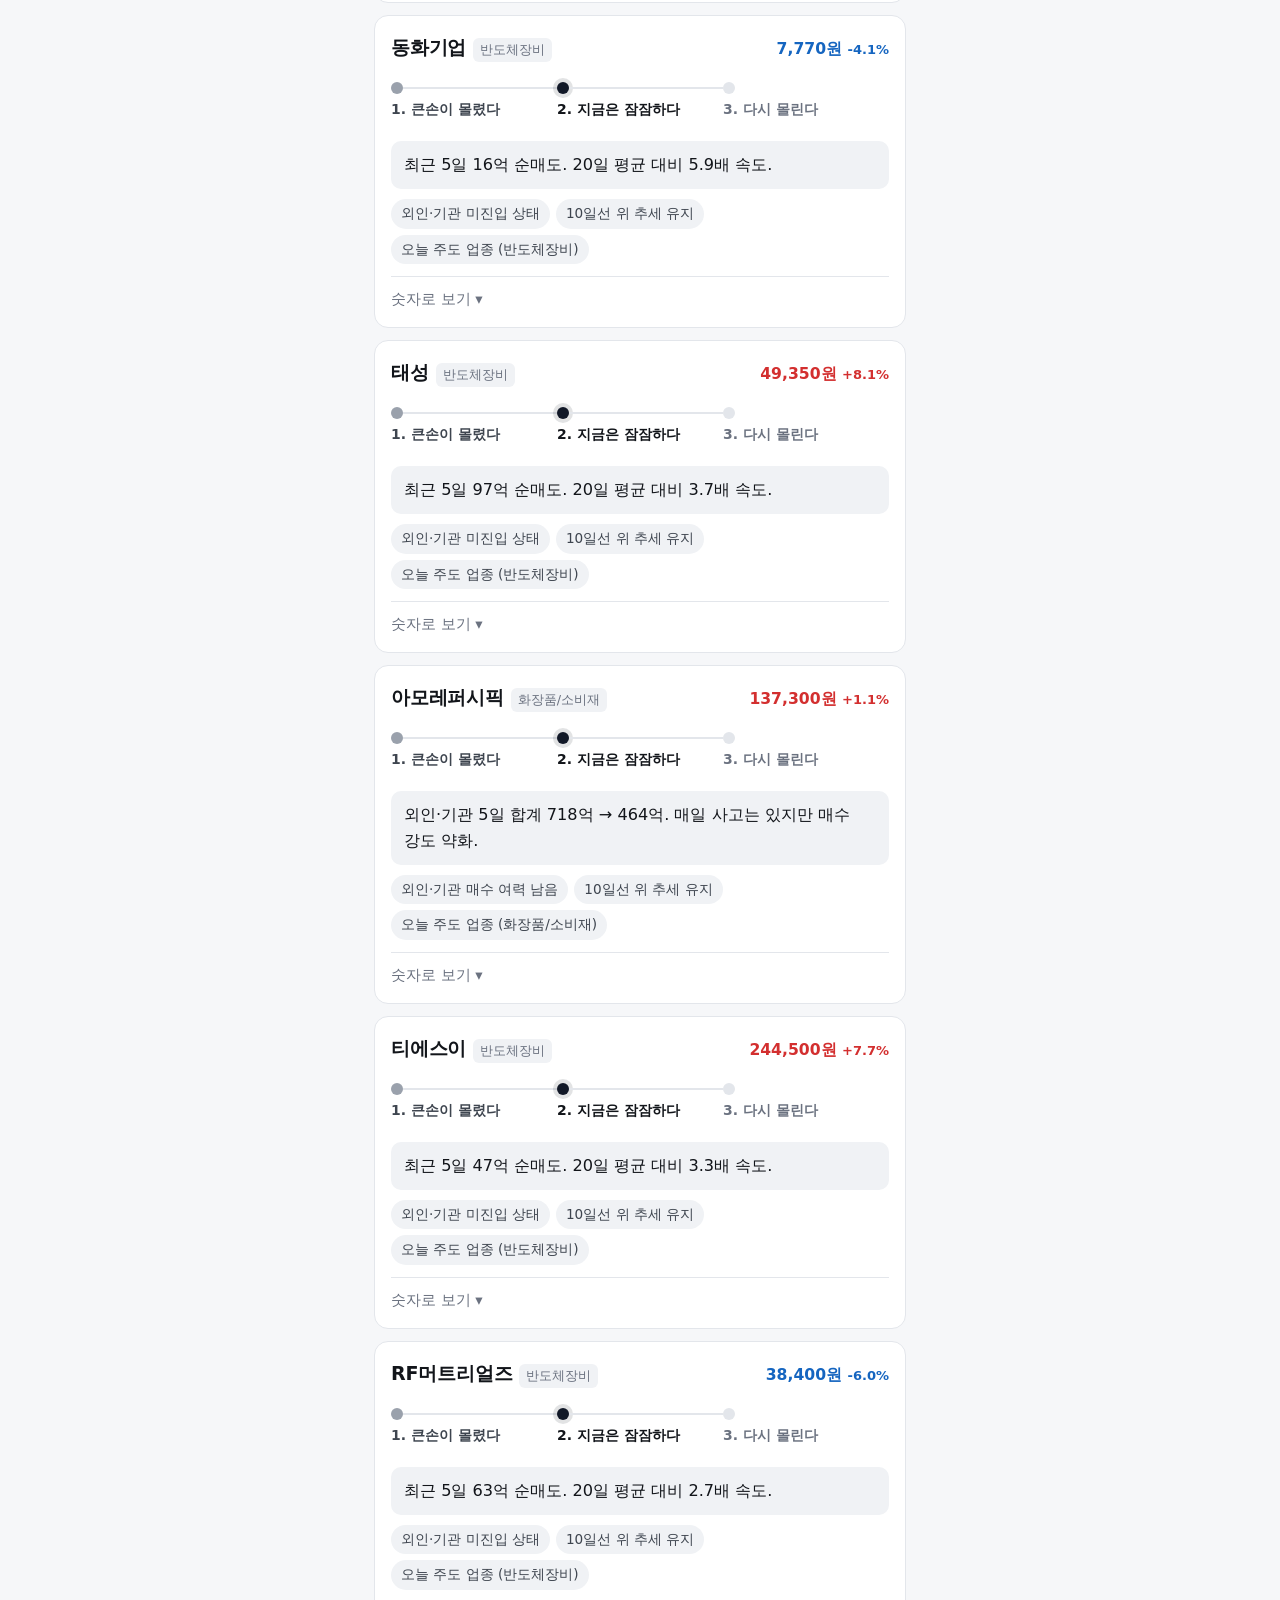
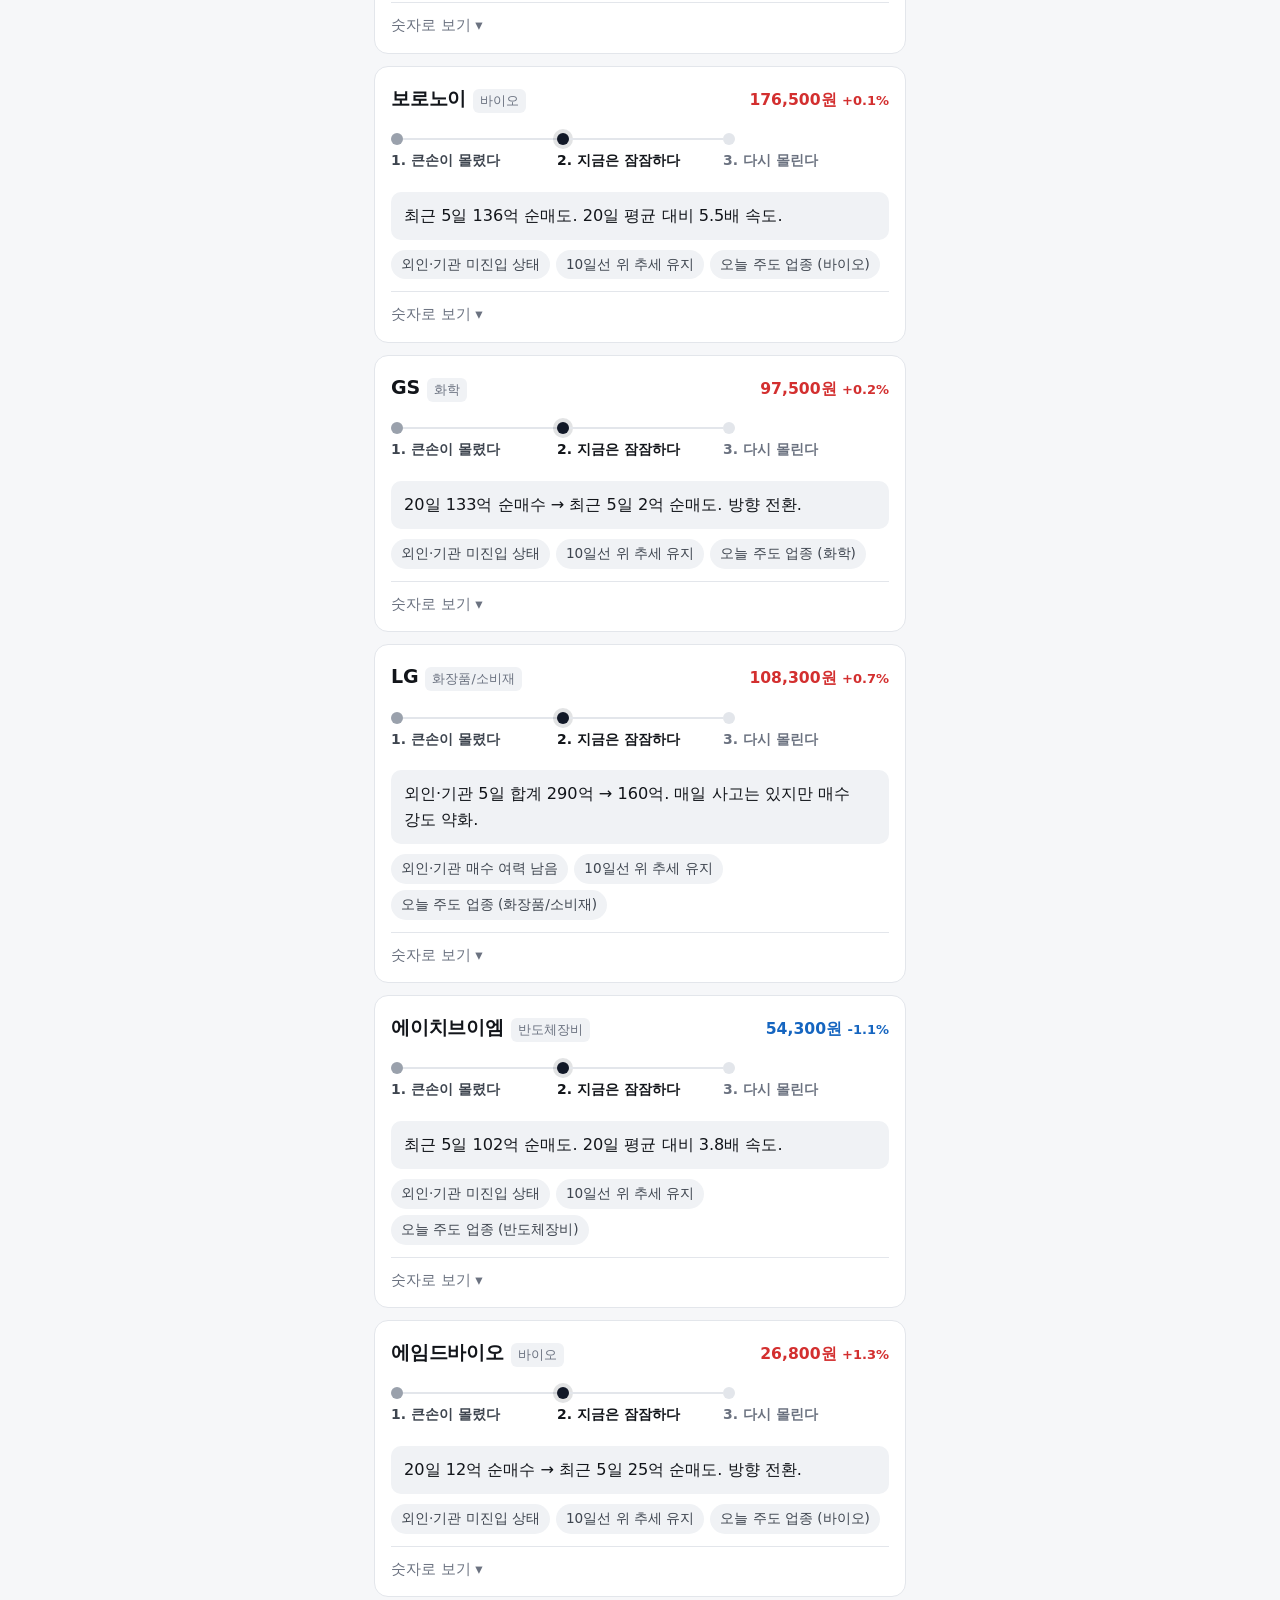
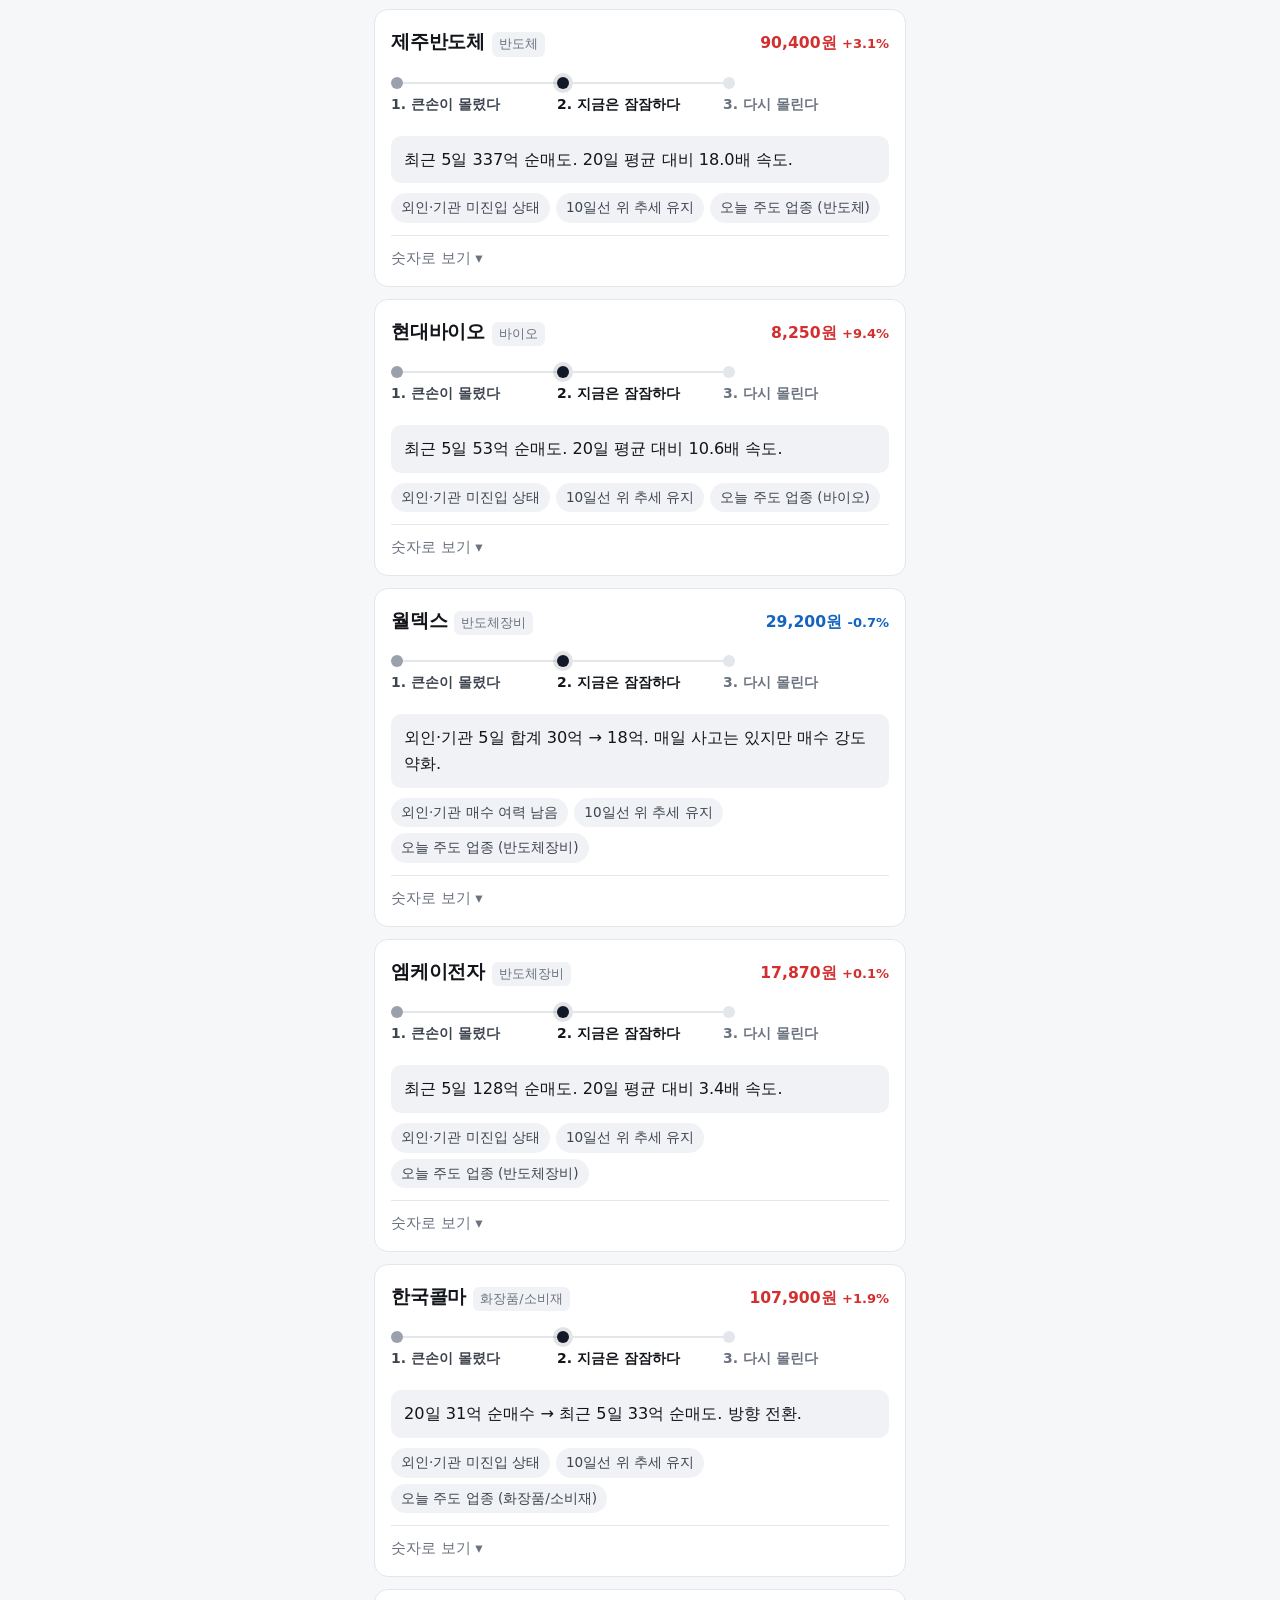
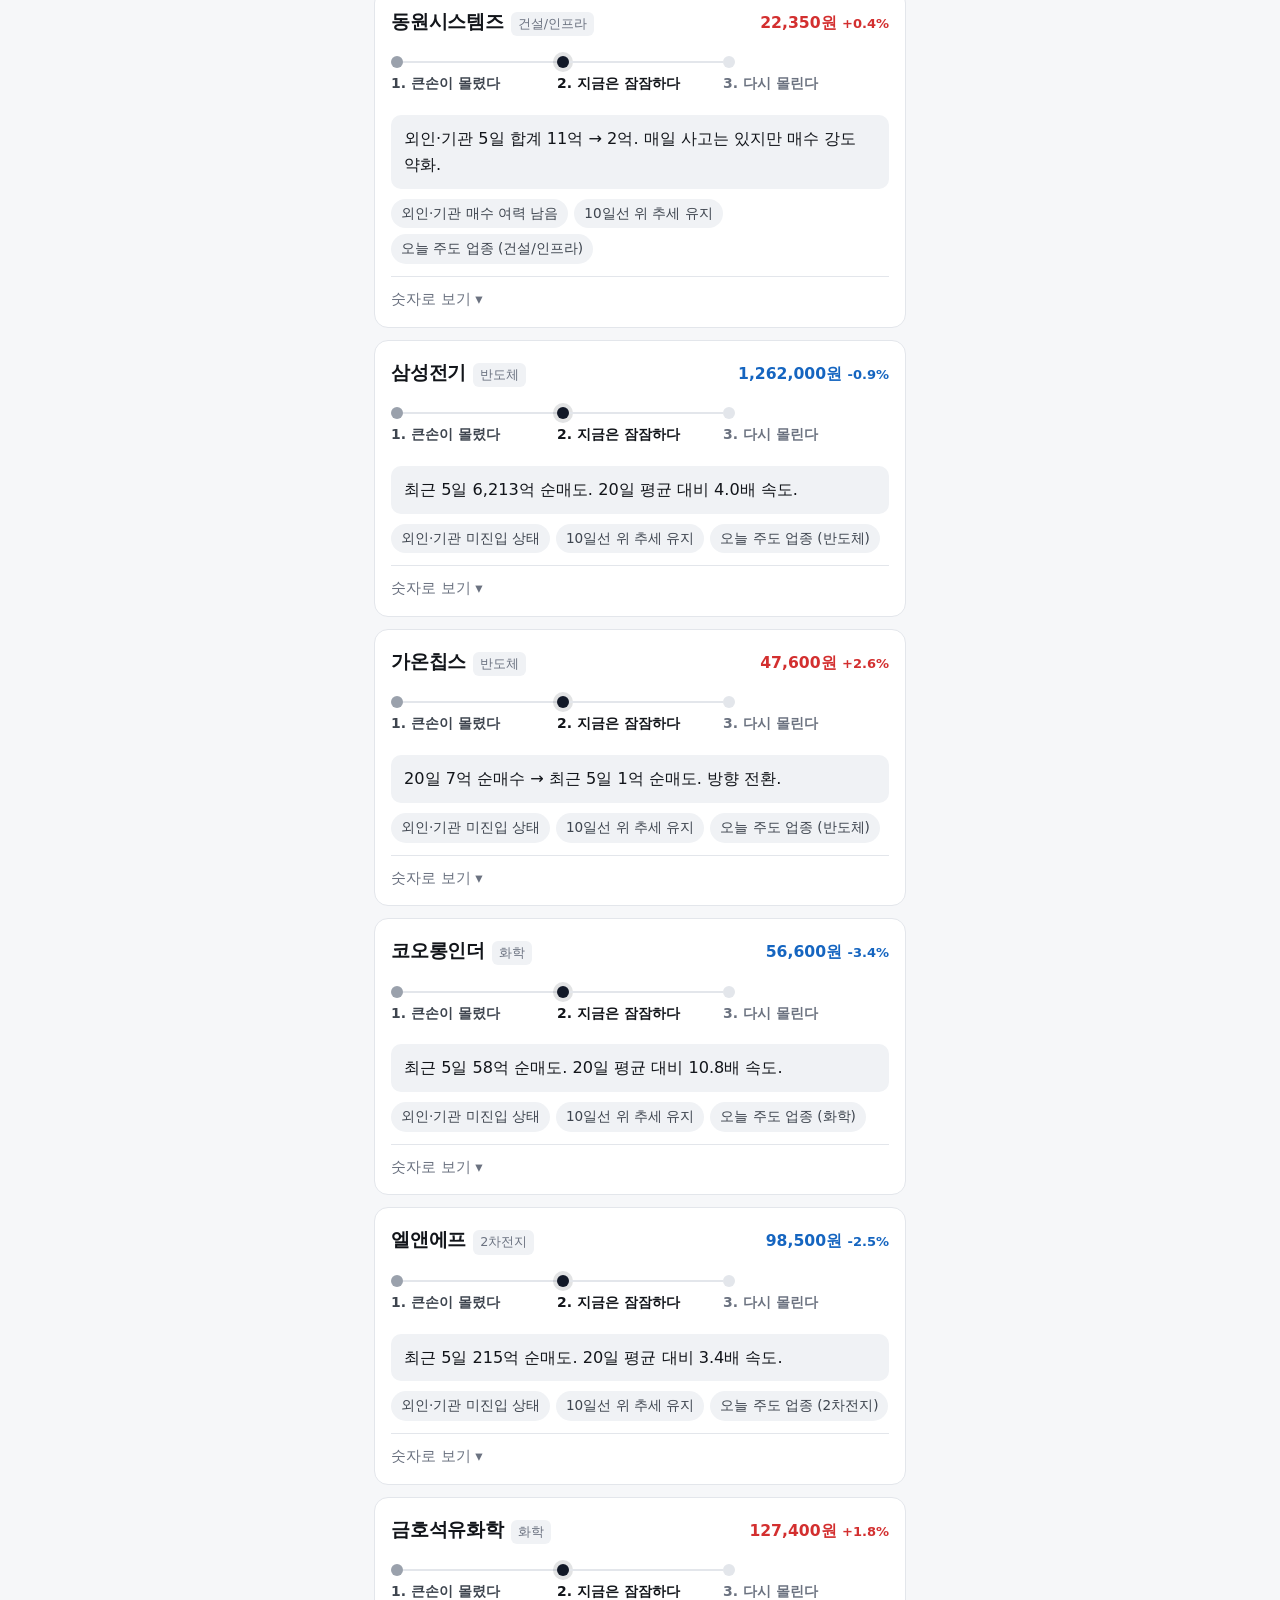
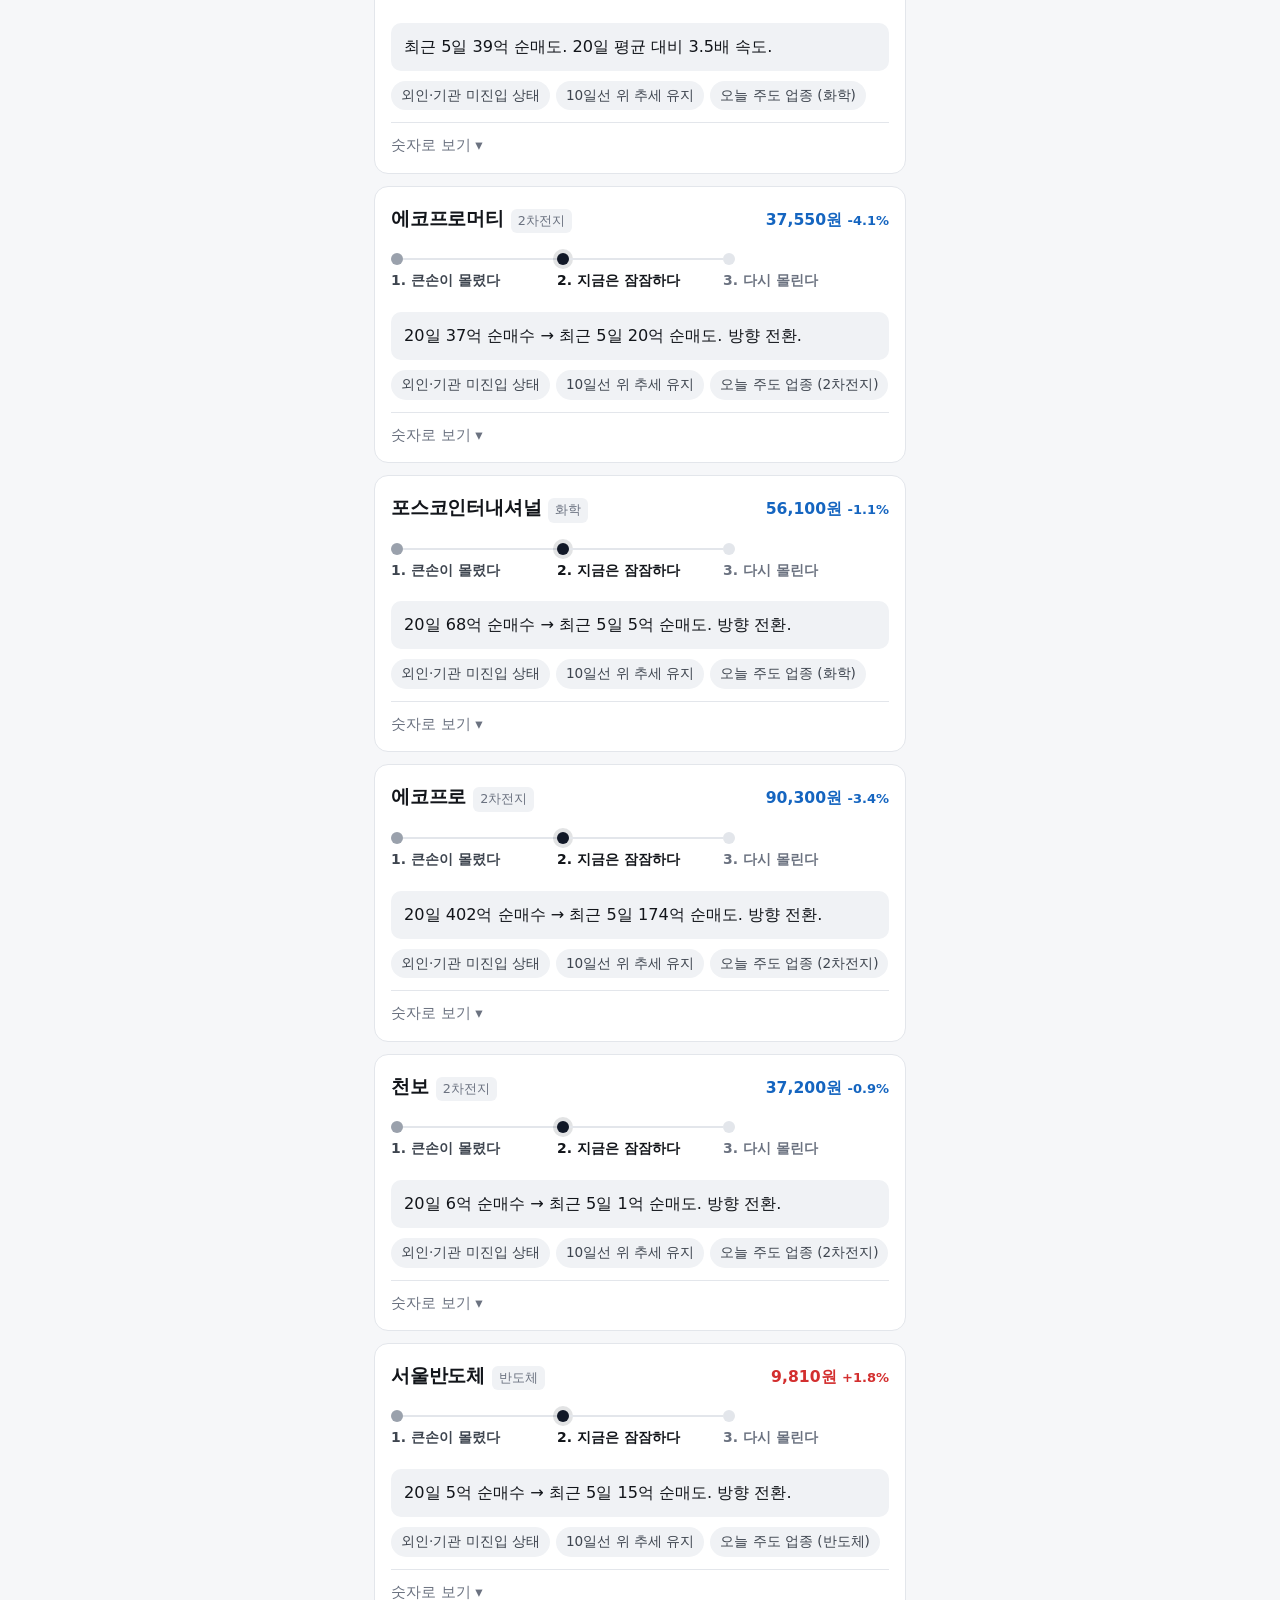
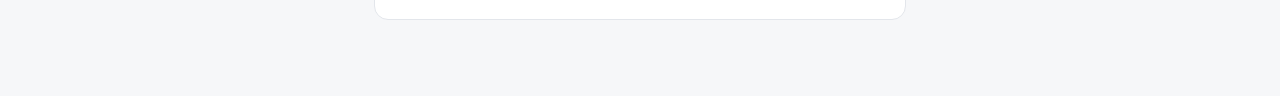
<file: frontend/next/ab/c.html>
<!doctype html>
<html lang="ko">
<head>
<meta charset="utf-8">
<meta name="viewport" content="width=device-width,initial-scale=1,viewport-fit=cover">
<title>C안 · 단계형 · 오늘 볼 종목</title>
<link rel="stylesheet" href="ab.css">
</head>
<body>
<div class="wrap">
  <div class="top"><h1>오늘 볼 종목</h1><span class="v">C안 · 단계형</span></div>
  <p class="lead">고정 3단계 중 현재 위치 표시</p>
  <nav class="nav">
    <a href="a.html">A 문장</a>
    <a href="b.html">B 그림</a>
    <a href="c.html" class="on">C 단계</a>
  </nav>
  <div class="ask"><b>5초 테스트</b>이 종목들이 왜 여기 있을까?</div>
  <div id="list"><div class="err">불러오는 중…</div></div>
</div>
<script src="../js/supply.js"></script>
<script src="render.js"></script>
<script>AB.boot('c');</script>
</body>
</html>
</file>
<file: frontend/next/ab/ab.css>
/* 세 안 공용 셸. 기존 화면(next/app.css)과 분리해 둔다 —
   비교용 샌드박스라 기존 토큰을 건드리면 안 된다. */
:root{
  --bg:#F6F7F9; --card:#fff; --ink:#12151A; --ink2:#3E454F; --ink3:#6B7280;
  --line:#E3E6EB; --up:#D32F2F; --down:#1565C0; --flat:#6B7280;
  --accent:#111827; --soft:#F0F2F5;
  /* supply.js 차트가 쓰는 next/app.css 토큰 별칭 */
  --ink-4:#8A9099; --surface:#fff;
  font-size:17px;                      /* 폰 우선 — 기본을 크게 */
}
*{box-sizing:border-box}
body{margin:0;background:var(--bg);color:var(--ink);
  font-family:-apple-system,BlinkMacSystemFont,"Apple SD Gothic Neo","Pretendard",system-ui,sans-serif;
  line-height:1.6;word-break:keep-all;overflow-wrap:break-word;-webkit-text-size-adjust:100%}
.wrap{max-width:560px;margin:0 auto;padding:16px 14px 64px}
.top{display:flex;align-items:baseline;gap:8px;margin:6px 0 4px}
.top h1{font-size:1.35rem;margin:0;letter-spacing:-.02em}
.top .v{font-size:.8rem;color:#fff;background:var(--accent);padding:2px 8px;border-radius:999px;font-weight:700}
.lead{color:var(--ink2);font-size:.95rem;margin:0 0 16px}
.card{background:var(--card);border:1px solid var(--line);border-radius:14px;padding:16px;margin-bottom:12px}
.hd{display:flex;align-items:baseline;gap:7px;margin-bottom:10px;min-width:0}
.hd b{font-size:1.12rem;letter-spacing:-.01em;white-space:nowrap}
.hd .sec{font-size:.75rem;color:var(--ink3);background:var(--soft);padding:2px 7px;border-radius:6px;
  white-space:nowrap;overflow:hidden;text-overflow:ellipsis;max-width:38%}
.hd .px{margin-left:auto;font-size:.92rem;font-variant-numeric:tabular-nums;font-weight:700;white-space:nowrap}
.up{color:var(--up)} .down{color:var(--down)} .flat{color:var(--flat)}
.why{font-size:1.02rem;color:var(--ink);margin:0 0 10px}
.chips{display:flex;flex-wrap:wrap;gap:6px;margin-top:10px}
.chip{font-size:.8rem;color:var(--ink2);background:var(--soft);border-radius:999px;padding:4px 10px}
details.more{margin-top:12px;border-top:1px solid var(--line);padding-top:10px}
details.more summary{font-size:.86rem;color:var(--ink3);cursor:pointer;list-style:none}
details.more summary::-webkit-details-marker{display:none}
details.more summary::after{content:' ▾'}
details.more[open] summary::after{content:' ▴'}
.kv{display:grid;grid-template-columns:auto 1fr;gap:4px 14px;margin-top:10px;font-size:.88rem}
.kv dt{color:var(--ink3)} .kv dd{margin:0;font-variant-numeric:tabular-nums;text-align:right}
.err{background:#fff;border:1px solid var(--line);border-radius:12px;padding:20px;text-align:center;color:var(--ink2)}
.nav{display:flex;gap:8px;margin:14px 0 18px}
.nav a{flex:1;text-align:center;padding:11px 8px;border-radius:10px;border:1px solid var(--line);
  background:#fff;color:var(--ink2);text-decoration:none;font-size:.86rem;font-weight:700}
.nav a.on{background:var(--accent);color:#fff;border-color:var(--accent)}
.ask{background:#FFF8E1;border:1px solid #F3E0A8;border-radius:12px;padding:12px 14px;margin-bottom:16px;font-size:.9rem;color:#5B4A17}
.ask b{display:block;margin-bottom:2px}

/* ── B안 그림은 supply.js 가 그린다 (제품과 같은 코드).
   여기서는 카드 안에서의 여백만 잡는다. */
.sup-chart{display:block;width:100%;height:auto;margin:6px 0 2px}
.sup-legend{display:flex;align-items:center;flex-wrap:wrap;gap:5px;margin:0;
  font-size:.78rem;color:var(--ink3)}
.sup-legend .sw{display:inline-block;width:11px;height:9px;border-radius:2px}
.sup-legend .sw.up{background:var(--up)} .sup-legend .sw.dn{background:var(--down)}
.sup-legend .sw.ln{width:14px;height:2.5px;background:#B4560F}
.sup-legend .hint{flex-basis:100%;color:#8A9099}
.blab{font-size:.92rem;color:var(--ink2);margin:8px 0 0}
.blab b{color:var(--ink)}

/* ── C안: 3단계 레일 ─────────────────────────────── */
.rail{display:flex;gap:0;margin:4px 0 12px}
.step{flex:1;position:relative;padding:10px 8px 10px 0}
.step .dot{width:12px;height:12px;border-radius:50%;background:var(--line);margin-bottom:6px}
.step .bar{position:absolute;top:15px;left:12px;right:0;height:2px;background:var(--line)}
.step:last-child .bar{display:none}
.step .t{font-size:.82rem;color:var(--ink3);font-weight:700;line-height:1.35}
.step.on .dot{background:var(--accent);box-shadow:0 0 0 4px rgba(17,24,39,.12)}
.step.on .t{color:var(--ink)}
.step.done .dot{background:#9AA1AC}
.step.done .t{color:var(--ink2)}
.now{background:var(--soft);border-radius:10px;padding:11px 13px;font-size:.95rem;margin-top:2px}
</file>
